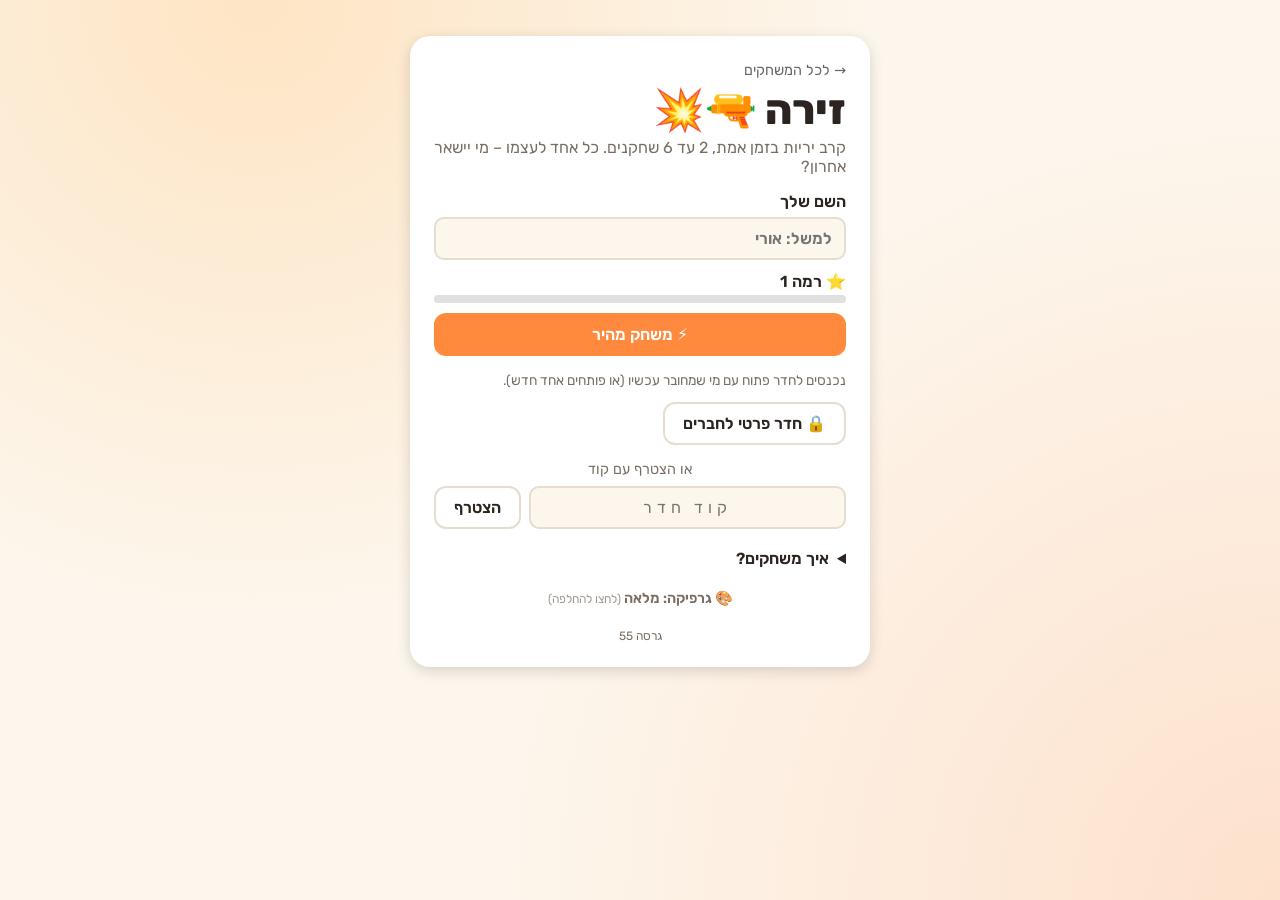
<file: game-night/arena.html>
<!doctype html>
<html lang="he" dir="rtl">
<head>
<meta charset="utf-8">
<meta name="viewport" content="width=device-width, initial-scale=1, maximum-scale=1, user-scalable=no, viewport-fit=cover">
<title>זירה – ערב משחקים</title>
<meta name="description" content="זירה – קרב יריות אונליין בזמן אמת עם חברים">
<link rel="icon" type="image/png" href="icons/favicon-64.png?v=49">
<link rel="manifest" href="manifest.webmanifest?v=49">
<link rel="apple-touch-icon" href="icons/apple-touch-icon.png?v=49">
<meta name="theme-color" content="#121826">
<meta name="apple-mobile-web-app-capable" content="yes">
<meta name="mobile-web-app-capable" content="yes">
<link rel="preconnect" href="https://fonts.googleapis.com">
<link href="https://fonts.googleapis.com/css2?family=Rubik:wght@400;600;800&display=swap" rel="stylesheet">
<link rel="stylesheet" href="style.css?v=55">
<link rel="stylesheet" href="arena.css?v=55">
<link rel="preconnect" href="https://arena.hathatul.workers.dev">
<script src="vendor/qrcode.js"></script>
</head>
<body class="arena">
<main id="app"></main>
<div id="game" hidden><canvas id="cv"></canvas><div id="hud"></div></div>
<div id="toast" role="status" aria-live="polite"></div>
<script type="module" src="arena.js?v=55"></script>
</body>
</html>
</file>
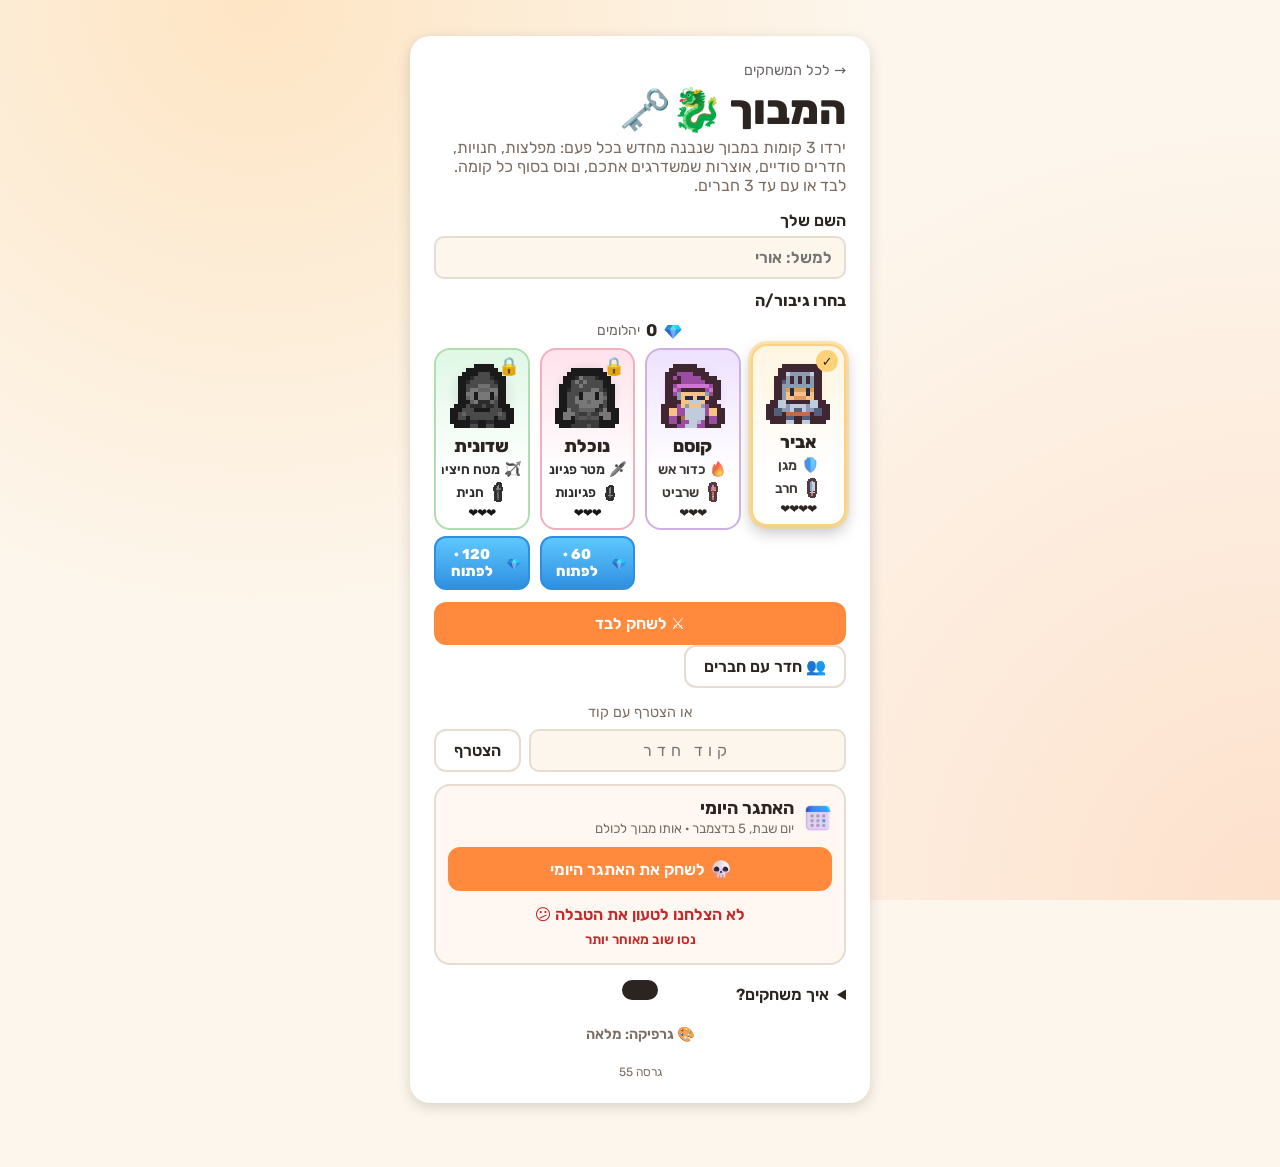
<file: game-night/dungeon.html>
<!doctype html>
<html lang="he" dir="rtl">
<head>
<meta charset="utf-8">
<meta name="viewport" content="width=device-width, initial-scale=1, maximum-scale=1, user-scalable=no, viewport-fit=cover">
<title>המבוך – ערב משחקים</title>
<meta name="description" content="המבוך – הרפתקה במבוך מוגרל, לבד או עם חברים">
<link rel="icon" type="image/png" href="icons/favicon-64.png?v=49">
<link rel="manifest" href="manifest.webmanifest?v=49">
<link rel="apple-touch-icon" href="icons/apple-touch-icon.png?v=49">
<meta name="theme-color" content="#121826">
<meta name="apple-mobile-web-app-capable" content="yes">
<meta name="mobile-web-app-capable" content="yes">
<link rel="preconnect" href="https://fonts.googleapis.com">
<link href="https://fonts.googleapis.com/css2?family=Rubik:wght@400;600;800&display=swap" rel="stylesheet">
<link rel="stylesheet" href="style.css?v=55">
<link rel="stylesheet" href="arena.css?v=55">
<link rel="stylesheet" href="dungeon.css?v=55">
<link rel="stylesheet" href="dungeon-menus.css?v=55">
<link rel="preconnect" href="https://arena.hathatul.workers.dev">
<script src="vendor/qrcode.js"></script>
</head>
<body class="arena dungeon">
<main id="app"></main>
<div id="game" hidden><canvas id="cv"></canvas><div id="hud"></div></div>
<div id="toast" role="status" aria-live="polite"></div>
<script type="module" src="dungeon.js?v=55"></script>
</body>
</html>
</file>
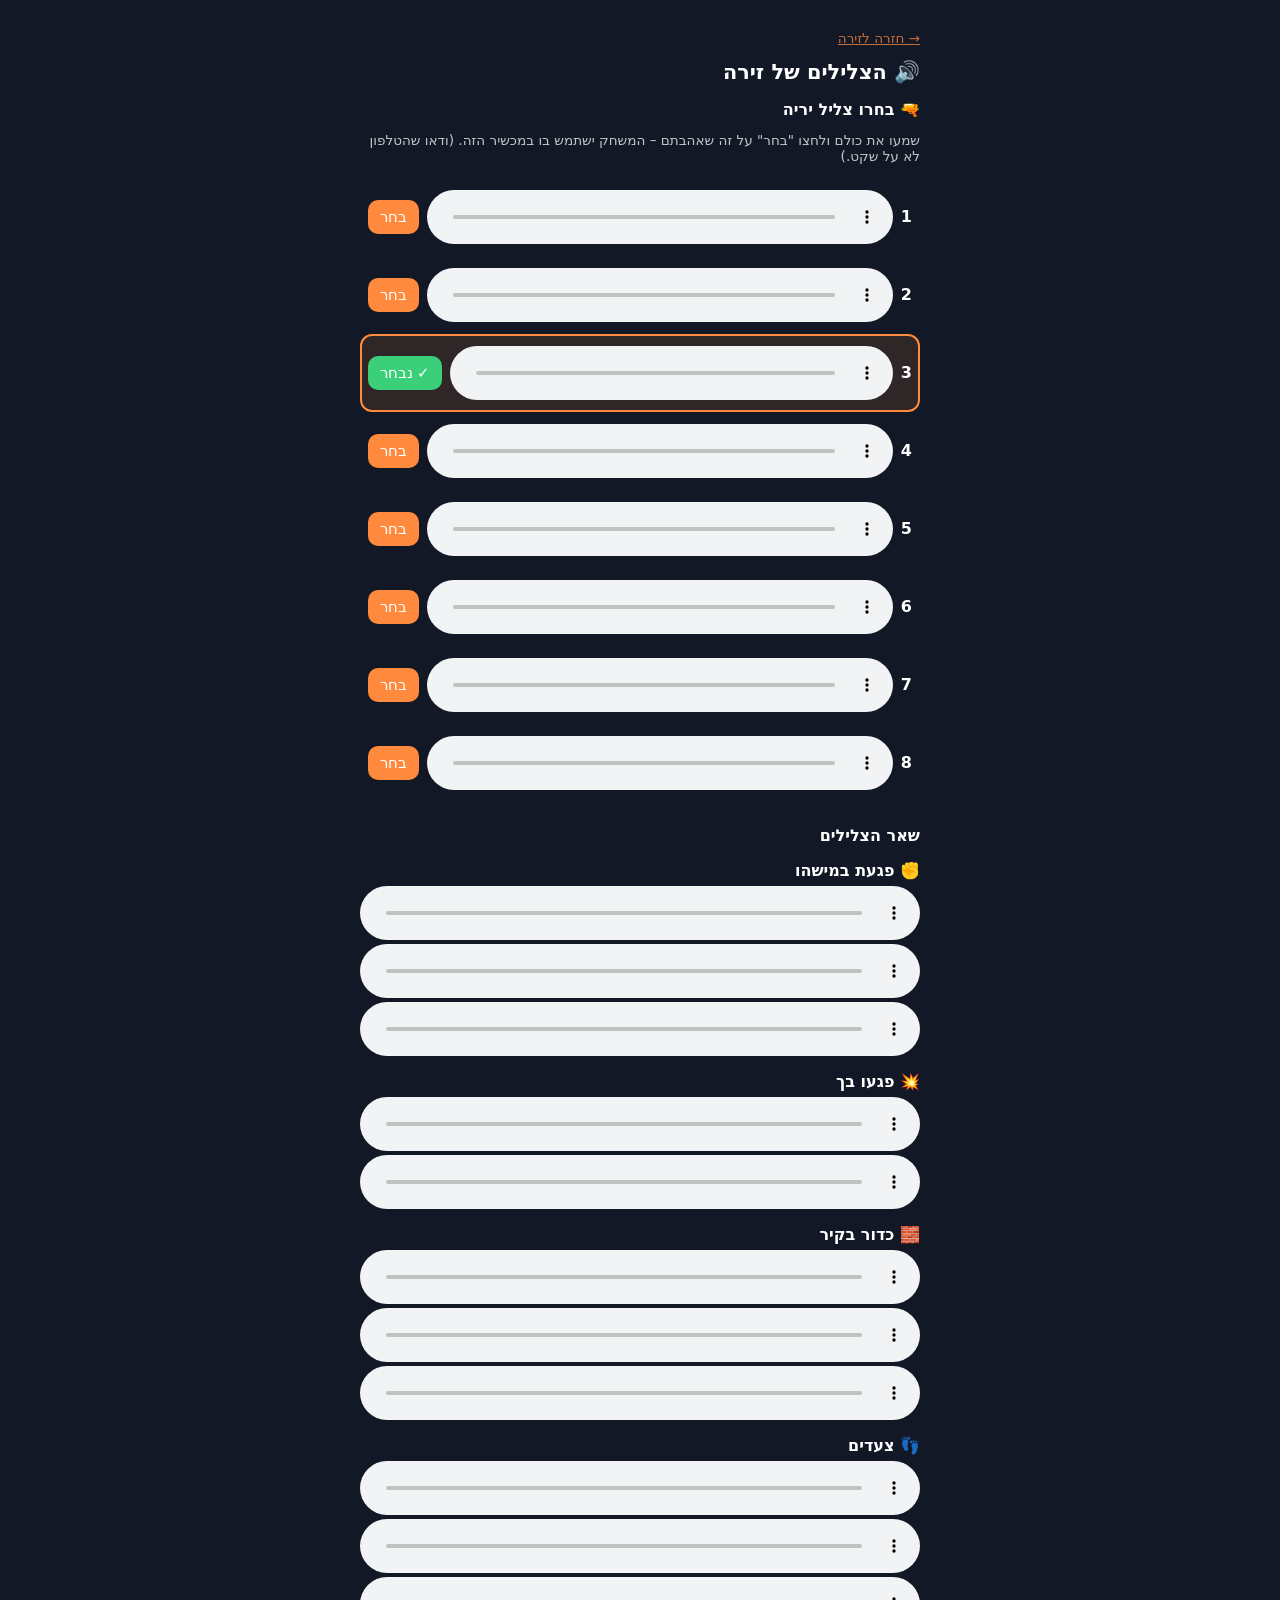
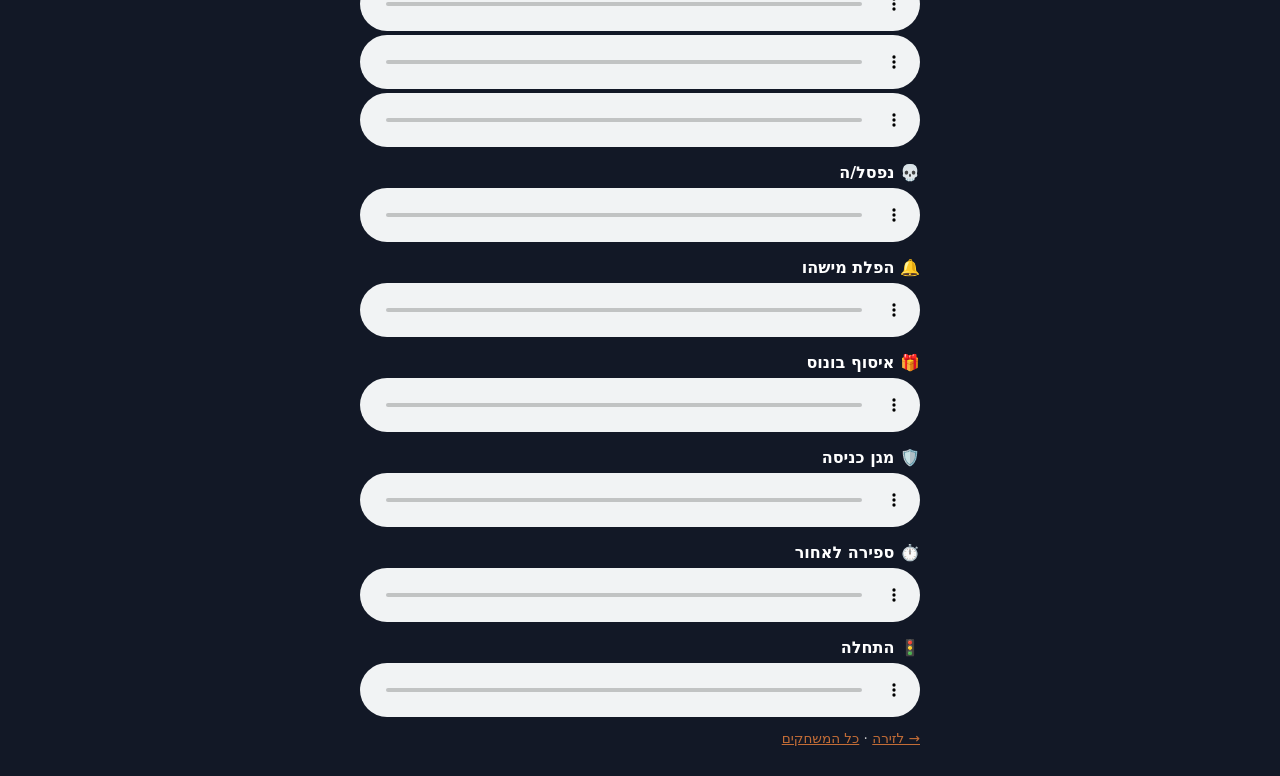
<file: game-night/sounds.html>
<!doctype html><html lang="he" dir="rtl"><head><meta charset="utf-8"><meta name="viewport" content="width=device-width,initial-scale=1"><title>צלילי זירה</title>
<style>body{font-family:system-ui,sans-serif;background:#121826;color:#fff;margin:0 auto;padding:16px;max-width:560px}h1{font-size:1.3rem}h2{font-size:1rem;margin:16px 0 6px}audio{display:block;width:100%;margin:4px 0}
p{opacity:.75;font-size:.85rem}a{color:#ff8a3d}.gun{display:flex;align-items:center;gap:8px;padding:6px;border-radius:12px;border:2px solid transparent}.gun audio{flex:1}
.gun.on{border-color:#ff8a3d;background:rgba(255,138,61,.12)}.gun button{background:#ff8a3d;color:#fff;border:0;border-radius:10px;padding:8px 12px;font-size:.95rem}.gun.on button{background:#3ccf7a}</style></head><body>
<p><a href="arena.html">→ חזרה לזירה</a></p><h1>🔊 הצלילים של זירה</h1>
<h2>🔫 בחרו צליל יריה</h2><p>שמעו את כולם ולחצו "בחר" על זה שאהבתם – המשחק ישתמש בו במכשיר הזה. (ודאו שהטלפון לא על שקט.)</p>
<div class="gun" data-n="1"><b>1</b><audio controls preload="none" src="sounds/candidates/gun1.mp3"></audio><button onclick="pick(1)">בחר</button></div><div class="gun" data-n="2"><b>2</b><audio controls preload="none" src="sounds/candidates/gun2.mp3"></audio><button onclick="pick(2)">בחר</button></div><div class="gun" data-n="3"><b>3</b><audio controls preload="none" src="sounds/candidates/gun3.mp3"></audio><button onclick="pick(3)">בחר</button></div><div class="gun" data-n="4"><b>4</b><audio controls preload="none" src="sounds/candidates/gun4.mp3"></audio><button onclick="pick(4)">בחר</button></div><div class="gun" data-n="5"><b>5</b><audio controls preload="none" src="sounds/candidates/gun5.mp3"></audio><button onclick="pick(5)">בחר</button></div><div class="gun" data-n="6"><b>6</b><audio controls preload="none" src="sounds/candidates/gun6.mp3"></audio><button onclick="pick(6)">בחר</button></div><div class="gun" data-n="7"><b>7</b><audio controls preload="none" src="sounds/candidates/gun7.mp3"></audio><button onclick="pick(7)">בחר</button></div><div class="gun" data-n="8"><b>8</b><audio controls preload="none" src="sounds/candidates/gun8.mp3"></audio><button onclick="pick(8)">בחר</button></div>
<h2 style="margin-top:24px">שאר הצלילים</h2><section><h2>✊ פגעת במישהו</h2><audio controls preload="none" src="sounds/hit1.mp3"></audio><audio controls preload="none" src="sounds/hit2.mp3"></audio><audio controls preload="none" src="sounds/hit3.mp3"></audio></section><section><h2>💥 פגעו בך</h2><audio controls preload="none" src="sounds/hurt1.mp3"></audio><audio controls preload="none" src="sounds/hurt2.mp3"></audio></section><section><h2>🧱 כדור בקיר</h2><audio controls preload="none" src="sounds/wall1.mp3"></audio><audio controls preload="none" src="sounds/wall2.mp3"></audio><audio controls preload="none" src="sounds/wall3.mp3"></audio></section><section><h2>👣 צעדים</h2><audio controls preload="none" src="sounds/step1.mp3"></audio><audio controls preload="none" src="sounds/step2.mp3"></audio><audio controls preload="none" src="sounds/step3.mp3"></audio><audio controls preload="none" src="sounds/step4.mp3"></audio><audio controls preload="none" src="sounds/step5.mp3"></audio></section><section><h2>💀 נפסל/ה</h2><audio controls preload="none" src="sounds/die.mp3"></audio></section><section><h2>🔔 הפלת מישהו</h2><audio controls preload="none" src="sounds/kill.mp3"></audio></section><section><h2>🎁 איסוף בונוס</h2><audio controls preload="none" src="sounds/pickup.mp3"></audio></section><section><h2>🛡️ מגן כניסה</h2><audio controls preload="none" src="sounds/block.mp3"></audio></section><section><h2>⏱️ ספירה לאחור</h2><audio controls preload="none" src="sounds/count.mp3"></audio></section><section><h2>🚦 התחלה</h2><audio controls preload="none" src="sounds/go.mp3"></audio></section>
<p><a href="arena.html">→ לזירה</a> · <a href="./">כל המשחקים</a></p>
<script>
function cur(){try{return Number(localStorage.getItem('arena-gun'))||3}catch(e){return 3}}
function mark(){document.querySelectorAll('.gun').forEach(g=>{const on=Number(g.dataset.n)===cur();g.classList.toggle('on',on);g.querySelector('button').textContent=on?'✓ נבחר':'בחר'})}
function pick(n){try{localStorage.setItem('arena-gun',n)}catch(e){}mark()}
mark();
</script></body></html>
</file>
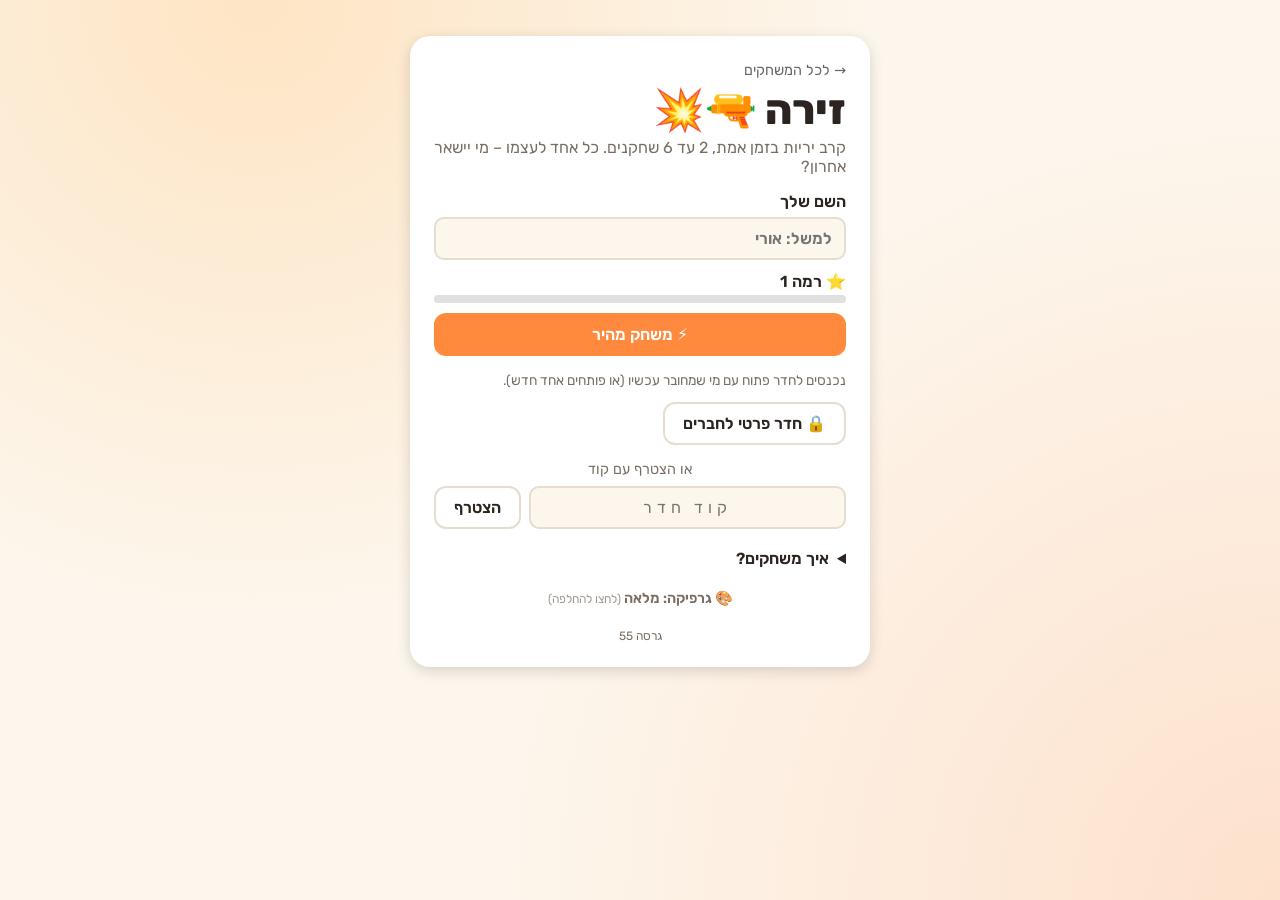
<file: hathatul/arena.html>
<!doctype html>
<html lang="he" dir="rtl"><head><meta charset="utf-8"><meta name="viewport" content="width=device-width,initial-scale=1">
<title>ערב משחקים</title>
<!-- The games moved to /game-night/. Keep the room code and other parameters. -->
<script>location.replace('../game-night/arena.html' + location.search + location.hash);</script>
<meta http-equiv="refresh" content="0; url=../game-night/arena.html">
</head><body style="font-family:system-ui;text-align:center;padding:40px">
<p>המשחקים עברו לכתובת חדשה: <a href="../game-night/arena.html">ערב משחקים</a></p>
</body></html>
</file>
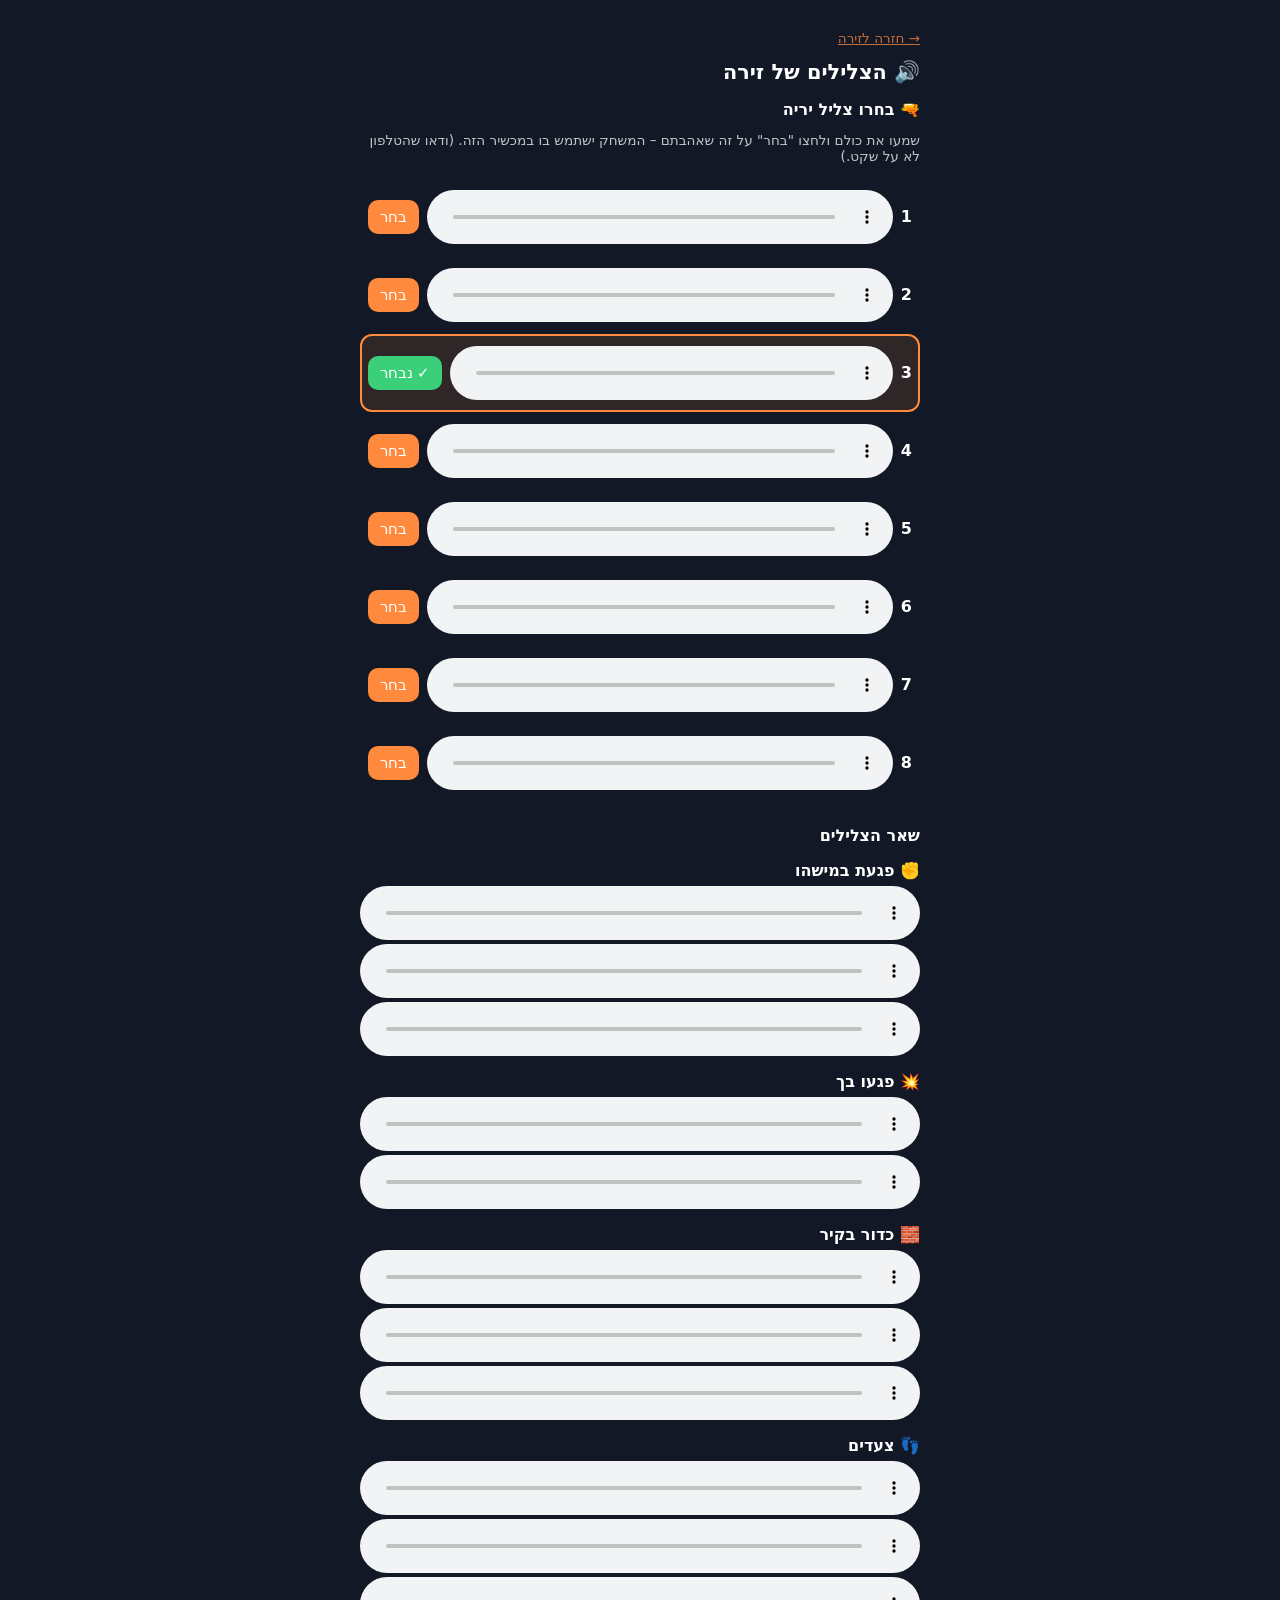
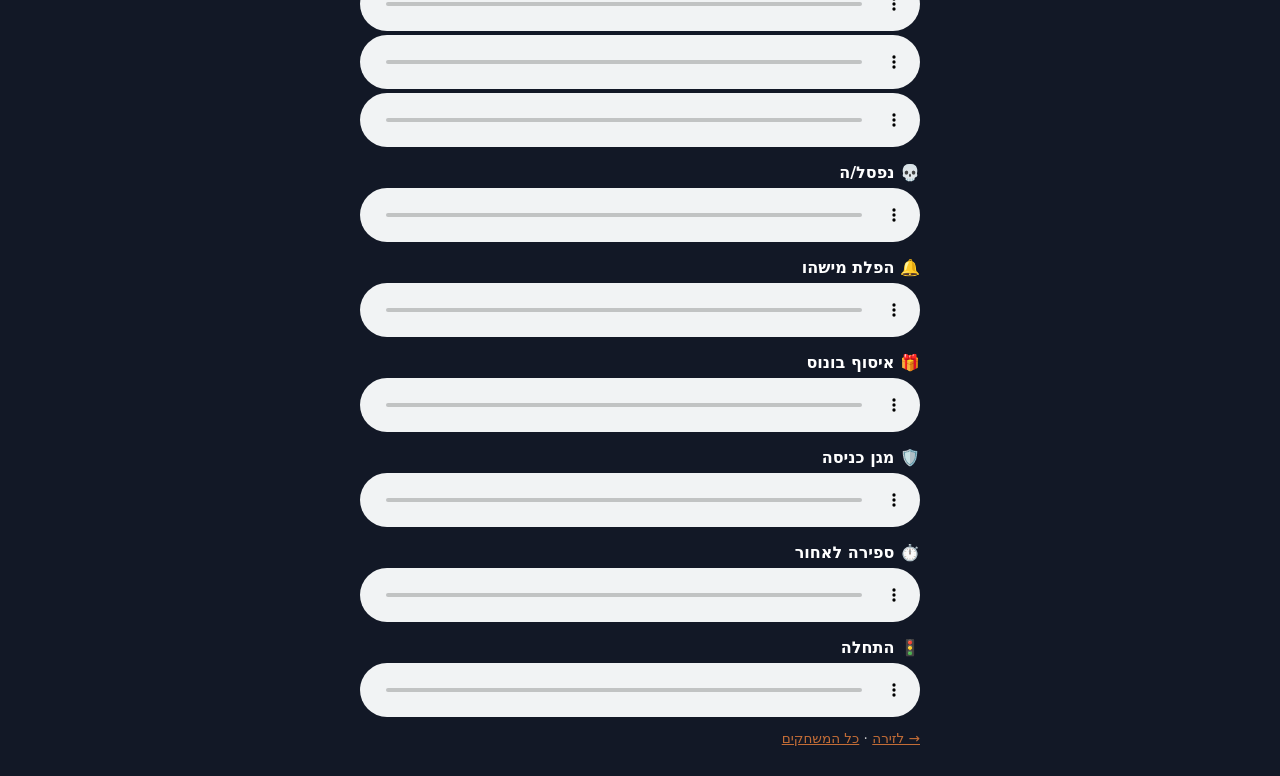
<file: hathatul/sounds.html>
<!doctype html>
<html lang="he" dir="rtl"><head><meta charset="utf-8"><meta name="viewport" content="width=device-width,initial-scale=1">
<title>ערב משחקים</title>
<!-- The games moved to /game-night/. Keep the room code and other parameters. -->
<script>location.replace('../game-night/sounds.html' + location.search + location.hash);</script>
<meta http-equiv="refresh" content="0; url=../game-night/sounds.html">
</head><body style="font-family:system-ui;text-align:center;padding:40px">
<p>המשחקים עברו לכתובת חדשה: <a href="../game-night/sounds.html">ערב משחקים</a></p>
</body></html>
</file>
<file: game-night/style.css>
:root {
  --bg: #fdf6ec;
  --felt: #2f6f5e;
  --felt-dark: #245848;
  --panel: #ffffff;
  --ink: #2b2420;
  --muted: #7a6d63;
  --accent: #ff8a3d;
  --accent-ink: #ffffff;
  --cat: #fff1dc;
  --cat-ink: #b5651d;
  --mouse: #e9edf5;
  --mouse-ink: #4a5a7a;
  --power: #f3e8ff;
  --power-ink: #7b3fc4;
  --back: #c0504d;
  --back-2: #a63d3a;
  --line: #e6dccf;
  --hl: #ffd23f;
  --err: #c62828;
  --shadow: 0 4px 14px rgba(0, 0, 0, .15);
}
@media (prefers-color-scheme: dark) {
  :root:not([data-theme="light"]) {
    --bg: #1c1917;
    --felt: #1f4a3f;
    --felt-dark: #183a31;
    --panel: #2a2522;
    --ink: #f3ece4;
    --muted: #b3a79c;
    --line: #443b35;
    --cat: #4a3622;
    --cat-ink: #ffc58a;
    --mouse: #2e3546;
    --mouse-ink: #b9c6e4;
    --power: #3a2b4f;
    --power-ink: #d6b4ff;
    --err: #ff7a7a;
    --shadow: 0 4px 14px rgba(0, 0, 0, .5);
  }
}

* { box-sizing: border-box; }
html, body { margin: 0; }
body {
  background: var(--bg);
  color: var(--ink);
  font-family: 'Rubik', system-ui, sans-serif;
  min-height: 100vh;
}
#app { max-width: 900px; margin: 0 auto; padding: 12px 16px 40px; }

button {
  font: inherit; font-weight: 600;
  border: 2px solid var(--line); background: var(--panel); color: var(--ink);
  padding: 10px 18px; border-radius: 12px; cursor: pointer;
}
button:hover:not(:disabled) { border-color: var(--accent); }
button:disabled { opacity: .5; cursor: default; }
button.primary { background: var(--accent); border-color: var(--accent); color: var(--accent-ink); }
button.ghost { background: transparent; border-color: transparent; color: var(--muted); padding: 6px 10px; }
button.call { background: var(--err); border-color: var(--err); color: #fff; font-size: 1.1rem; animation: pulse 1.4s infinite; }
input {
  font: inherit; width: 100%; padding: 10px 12px; border-radius: 10px;
  border: 2px solid var(--line); background: var(--bg); color: var(--ink);
}
input:focus { outline: none; border-color: var(--accent); }

.panel { background: var(--panel); border-radius: 20px; padding: 24px; box-shadow: var(--shadow); max-width: 460px; margin: 24px auto; }
.panel.center { text-align: center; }
.panel h1 { margin: 0 0 4px; font-size: 2.6rem; font-weight: 800; }
.panel h2 { margin: 0 0 8px; }
.panel h3 { margin: 18px 0 6px; font-size: 1rem; }
.sub { color: var(--muted); margin: 4px 0 12px; }
.hint { color: var(--muted); font-size: .85rem; margin-top: 16px; }
.err { color: var(--err); font-weight: 600; }
.home label { display: block; margin: 16px 0 12px; font-weight: 600; }
.home label input { margin-top: 6px; }
.home > button.primary { width: 100%; }
.or { text-align: center; color: var(--muted); margin: 16px 0 8px; font-size: .9rem; }
.row { display: flex; gap: 8px; }
.row input { flex: 1; min-width: 0; }
#code { text-transform: uppercase; letter-spacing: .3em; text-align: center; }
.rules { margin-top: 20px; color: var(--ink); }
.rules summary { cursor: pointer; font-weight: 600; }
.rules li { margin: 6px 0; line-height: 1.5; }
.code { background: var(--accent); color: var(--accent-ink); padding: 2px 10px; border-radius: 8px; letter-spacing: .15em; }
.plist { list-style: none; padding: 0; margin: 0 0 16px; }
.plist li { padding: 8px 12px; border-bottom: 1px solid var(--line); }
.lobby button.primary { width: 100%; }
.spinner { width: 40px; height: 40px; border: 4px solid var(--line); border-top-color: var(--accent); border-radius: 50%; margin: 10px auto; animation: spin 1s linear infinite; }

/* ---- cards ---- */
.card {
  --w: 78px;
  width: var(--w); height: calc(var(--w) * 1.4);
  border-radius: calc(var(--w) * .12);
  display: flex; flex-direction: column; align-items: center; justify-content: center;
  position: relative; box-shadow: var(--shadow); user-select: none;
  border: 2px solid rgba(0, 0, 0, .08);
  transition: transform .15s, box-shadow .15s;
  flex-shrink: 0;
}
.card.sm { --w: 44px; }
.card.xs { --w: 32px; }
.card b { font-size: calc(var(--w) * .42); line-height: 1; font-weight: 800; }
.card span { font-size: calc(var(--w) * .3); }
.card small { font-size: calc(var(--w) * .15); font-weight: 600; margin-top: 4px; }
.card .corner { position: absolute; top: 4px; right: 6px; font-style: normal; font-size: calc(var(--w) * .16); font-weight: 700; opacity: .7; }
.card.sm .corner, .card.xs .corner { display: none; }
.card.xs span, .card.xs small { display: none; }
.card.num.cat { background: var(--cat); color: var(--cat-ink); }
.card.num.mouse { background: var(--mouse); color: var(--mouse-ink); }
.card.power { background: var(--power); color: var(--power-ink); }
.card.back {
  background: repeating-linear-gradient(45deg, var(--back), var(--back) 6px, var(--back-2) 6px, var(--back-2) 12px);
  border: 3px solid #fff;
}
.card.back span { filter: grayscale(1) brightness(3); opacity: .8; }
.card.empty { background: transparent; border: 2px dashed rgba(255, 255, 255, .4); box-shadow: none; }
.card.clickable { cursor: pointer; }
.card.clickable:hover, .card.clickable:focus-visible { transform: translateY(-6px); outline: 3px solid var(--hl); outline-offset: 2px; }
.card.glow { outline: 3px solid var(--hl); outline-offset: 2px; animation: bob 1.6s ease-in-out infinite; }
.card.hl { box-shadow: 0 0 0 4px var(--hl), var(--shadow); }
.card.sel { transform: translateY(-10px); outline: 4px solid var(--accent); outline-offset: 2px; }
.card.revealed { animation: flip .35s ease-out; box-shadow: 0 0 0 4px var(--hl), var(--shadow); }

/* ---- game layout ---- */
.top { display: flex; justify-content: space-between; align-items: center; color: var(--muted); font-size: .9rem; margin-bottom: 10px; }
.top b { color: var(--ink); }
.opps { display: flex; flex-wrap: wrap; gap: 10px; justify-content: center; }
.opp { background: var(--panel); border-radius: 14px; padding: 8px 10px; box-shadow: var(--shadow); border: 2px solid transparent; text-align: center; }
.opp.active, .me.active { border-color: var(--accent); }
.oname { font-weight: 600; margin-bottom: 6px; font-size: .95rem; }
.pts { color: var(--muted); font-weight: 400; font-size: .8rem; margin-inline-start: 4px; }
.off { color: var(--err); }
.ohand { display: flex; gap: 4px; justify-content: center; }
.tag { font-size: .75rem; color: var(--muted); margin-top: 4px; }

.table {
  background: radial-gradient(circle at 50% 40%, var(--felt), var(--felt-dark));
  border-radius: 24px; margin: 14px 0; padding: 18px 12px;
  display: flex; justify-content: center; align-items: flex-start; gap: 22px; flex-wrap: wrap;
  min-height: 170px;
}
.pile { display: flex; flex-direction: column; align-items: center; gap: 6px; }
.plabel { color: #e8f3ee; font-size: .8rem; }
.pile.drawn .btns { display: flex; gap: 6px; }
.pile.drawn .btns button { padding: 6px 12px; font-size: .9rem; }

.status { text-align: center; font-weight: 600; padding: 10px; border-radius: 12px; min-height: 44px; }
.status.mine { background: var(--accent); color: var(--accent-ink); }
.controls { display: flex; justify-content: center; gap: 10px; margin: 10px 0; min-height: 4px; flex-wrap: wrap; }

.me { background: var(--panel); border-radius: 18px; padding: 12px; box-shadow: var(--shadow); border: 2px solid transparent; text-align: center; }
.hand { display: flex; gap: 12px; justify-content: center; }
.slot { display: flex; flex-direction: column; align-items: center; gap: 4px; }
.slot > span { color: var(--muted); font-size: .75rem; }

.log { margin-top: 12px; background: var(--panel); border-radius: 14px; padding: 10px 14px; font-size: .85rem; max-height: 220px; overflow: auto; }
.log div { padding: 3px 0; border-bottom: 1px solid var(--line); }

.overlay { position: fixed; inset: 0; background: rgba(0, 0, 0, .55); display: flex; align-items: center; justify-content: center; padding: 16px; z-index: 10; }
.overlay .panel { margin: 0; width: 100%; max-height: 100%; overflow: auto; }
.results table { width: 100%; border-collapse: collapse; margin: 12px 0 16px; }
.results th, .results td { padding: 8px; border-bottom: 1px solid var(--line); text-align: start; }
.results tr.win { font-weight: 800; color: var(--accent); }
.results button { width: 100%; margin-top: 6px; }
.rhands { display: flex; flex-direction: column; gap: 6px; }
.rhand { display: flex; justify-content: space-between; align-items: center; gap: 8px; }
.rhand > div { display: flex; gap: 4px; }

#toast {
  position: fixed; bottom: 20px; left: 50%; transform: translate(-50%, 120px);
  background: var(--ink); color: var(--bg); padding: 10px 18px; border-radius: 12px;
  transition: transform .25s; z-index: 20; max-width: calc(100% - 32px);
}
#toast.show { transform: translate(-50%, 0); }

@keyframes spin { to { transform: rotate(360deg); } }
@keyframes bob { 50% { transform: translateY(-4px); } }
@keyframes pulse { 50% { transform: scale(1.05); } }
@keyframes flip { from { transform: rotateY(90deg); } }
@keyframes pop { from { transform: scale(.6); opacity: 0; } }

@media (max-width: 520px) {
  .card { --w: 62px; }
  .card.sm { --w: 34px; }
  .hand { gap: 8px; }
  .table { gap: 14px; padding: 14px 8px; }
  .panel { padding: 18px; }
}

/* ---- animation layer ---- */
#fx { position: fixed; inset: 0; pointer-events: none; z-index: 30; overflow: hidden; }
.fly-ghost { position: fixed; perspective: 900px; will-change: transform; }
.fly-ghost > .card { width: 100%; height: 100%; transform-style: preserve-3d; box-shadow: none; }
.burst { position: fixed; font-size: 48px; pointer-events: none; }
.confetti { position: fixed; top: 0; border-radius: 2px; }
button { transition: transform .1s, border-color .15s; }
button:active:not(:disabled) { transform: scale(.95); }
.opp { transition: border-color .3s, transform .3s; }
.opp.active { transform: translateY(-3px); animation: activeGlow 1.6s ease-in-out infinite; }
.me.active { animation: activeGlow 1.6s ease-in-out infinite; }
.lastcall {
  background: var(--err); color: #fff; font-weight: 800; text-align: center;
  border-radius: 12px; padding: 8px 12px; margin-bottom: 10px;
  animation: lastPulse 1.2s ease-in-out infinite;
}
.overlay { animation: fadeIn .35s ease-out both; }
.overlay .panel { animation: panelIn .45s cubic-bezier(.2,1.4,.4,1) both; }
.results tbody tr { animation: rowIn .4s ease-out both; animation-delay: calc(.3s + var(--i) * .12s); }
.trophy { display: inline-block; animation: trophy 1s cubic-bezier(.2,1.6,.4,1) .6s both; }
.rhand .card { animation: pop .3s ease-out both; }

/* ---- חתחתול announcement ---- */
.call-banner {
  position: fixed; inset: 0; z-index: 40; display: flex; align-items: center; justify-content: center;
  background: radial-gradient(circle, rgba(198, 40, 40, .55), rgba(0, 0, 0, .75));
  animation: fadeIn .25s ease-out both; pointer-events: none;
}
.call-banner.out { animation: fadeOut .45s ease-in both; }
.cb-inner { text-align: center; color: #fff; animation: shake .5s .55s ease-in-out 2; }
.cb-mega { font-size: 72px; animation: megaIn .5s cubic-bezier(.2,1.8,.4,1) both; }
.cb-title {
  font-size: clamp(56px, 18vw, 120px); font-weight: 800; line-height: 1;
  color: var(--hl); text-shadow: 0 6px 0 #a63d3a, 0 10px 30px rgba(0, 0, 0, .5);
  animation: titleIn .6s cubic-bezier(.2,1.7,.4,1) .1s both;
}
.cb-sub { font-size: 24px; font-weight: 800; margin-top: 14px; animation: rowIn .4s ease-out .45s both; }
.cb-note {
  display: inline-block; margin-top: 12px; background: #fff; color: var(--err); font-weight: 800;
  padding: 6px 16px; border-radius: 999px; animation: rowIn .4s ease-out .7s both;
}
.cb-paws i {
  position: absolute; left: 50%; top: 50%; font-style: normal; font-size: 30px;
  animation: pawOut 1.3s cubic-bezier(.1,.7,.3,1) var(--d) both;
}

@keyframes fadeIn { from { opacity: 0; } }
@keyframes fadeOut { to { opacity: 0; } }
@keyframes panelIn { from { transform: scale(.7) translateY(30px); opacity: 0; } }
@keyframes rowIn { from { transform: translateY(14px); opacity: 0; } }
@keyframes trophy { from { transform: scale(0) rotate(-40deg); } }
@keyframes activeGlow { 50% { box-shadow: 0 0 0 4px rgba(255, 138, 61, .35), var(--shadow); } }
@keyframes lastPulse { 50% { transform: scale(1.03); filter: brightness(1.15); } }
@keyframes megaIn { from { transform: scale(0) rotate(-30deg); } }
@keyframes titleIn { from { transform: scale(3) rotate(8deg); opacity: 0; } }
@keyframes shake { 20% { transform: translateX(-10px) rotate(-2deg); } 40% { transform: translateX(10px) rotate(2deg); } 60% { transform: translateX(-6px); } 80% { transform: translateX(6px); } }
@keyframes pawOut {
  from { transform: translate(-50%, -50%) scale(.2); opacity: 0; }
  30% { opacity: 1; }
  to { transform: translate(calc(-50% + var(--dx)), calc(-50% + var(--dy))) scale(1.3) rotate(var(--r)); opacity: 0; }
}

@media (prefers-reduced-motion: reduce) {
  *, *::before, *::after { animation: none !important; transition: none !important; }
}

/* ---- drag & drop ---- */
.card.draggable { cursor: grab; touch-action: none; }
.drag-clone { position: fixed; z-index: 35; pointer-events: none; will-change: transform; }
.drag-clone > .card { width: 100%; height: 100%; box-shadow: 0 18px 30px rgba(0, 0, 0, .35); }
body.dragging, body.dragging * { cursor: grabbing !important; user-select: none; }
body.dragging #app .card { transition: opacity .2s, transform .15s; }
body.dragging #app .card:not(.drop-ok):not(.drag-src) { opacity: .45; }
.card.drag-src { opacity: .2 !important; animation: none !important; outline: 2px dashed var(--muted); outline-offset: 2px; }
.card.drop-ok { outline: 3px dashed var(--hl); outline-offset: 3px; animation: dropPulse 1s ease-in-out infinite !important; }
.card.drop-hover { outline-style: solid; outline-width: 4px; transform: scale(1.14) !important; animation: none !important; box-shadow: 0 0 0 8px rgba(255, 210, 63, .45), var(--shadow); z-index: 2; }
.card.drop-ok[data-hint]::after {
  content: attr(data-hint); position: absolute; bottom: -24px; left: 50%; transform: translateX(-50%);
  background: var(--hl); color: #2b2420; font-size: 12px; font-weight: 800;
  padding: 1px 8px; border-radius: 999px; white-space: nowrap; z-index: 3; pointer-events: none;
}
.card.drop-hover[data-hint]::after { background: var(--accent); color: #fff; }
.drawslot-pile { visibility: hidden; }
.drawslot-pile.show { visibility: visible; animation: fadeIn .2s ease-out; }
.card.dropslot { background: rgba(255, 255, 255, .1); border: 2px dashed rgba(255, 255, 255, .7); box-shadow: none; }
@keyframes dropPulse { 50% { outline-offset: 6px; outline-color: var(--accent); } }
body.dragging #app .card.glow:not(.drop-ok) { outline: none; animation: none; }
.card.sm.drop-ok[data-hint]::after { font-size: 10px; padding: 0 5px; bottom: -19px; }

/* ---- phone held sideways: two columns, everything on one screen ---- */
@media (orientation: landscape) and (max-height: 520px) {
  #app.game {
    max-width: none; height: 100vh; height: 100dvh; padding: 6px 14px;
    display: grid; gap: 6px 14px;
    grid-template-columns: minmax(0, 1fr) minmax(0, 1fr);
    grid-template-rows: auto auto auto 1fr auto auto auto;
    grid-template-areas:
      "top top"
      "lastcall lastcall"
      "opps opps"
      "me table"
      "status table"
      "controls table"
      "emoji table";
  }
  #app.game > .top { grid-area: top; margin: 0; font-size: .8rem; }
  #app.game > .top .ghost { padding: 2px 8px; }
  #app.game > .lastcall { grid-area: lastcall; margin: 0; padding: 4px 10px; font-size: .85rem; }
  #app.game > .opps { grid-area: opps; flex-wrap: nowrap; overflow-x: auto; gap: 8px; padding: 2px 2px 4px; }
  #app.game > .table { grid-area: table; margin: 0; min-height: 0; padding: 10px; align-items: center; align-content: center; gap: 16px; }
  #app.game > .me { grid-area: me; padding: 6px 10px 22px; align-self: end; }
  #app.game > .status { grid-area: status; min-height: 0; padding: 6px 10px; font-size: .9rem; }
  #app.game > .controls { grid-area: controls; margin: 0; }
  #app.game > .controls button { padding: 6px 14px; }
  #app.game > .log {
    position: fixed; top: 34px; left: 10px; width: min(320px, 45vw); max-height: calc(100dvh - 44px);
    margin: 0; z-index: 15; box-shadow: var(--shadow);
  }
  #app.game > .opps { justify-content: safe center; }
  .opp { padding: 4px 8px; flex-shrink: 0; }
  .opps:has(> .opp:nth-child(4)) .card.sm { --w: 23px; }
  .opps:has(> .opp:nth-child(4)) .ohand { gap: 3px; }
  .opps:has(> .opp:nth-child(4)) .opp { padding: 4px 6px; }
  .opp .oname { margin-bottom: 3px; font-size: .8rem; }
  .opp .tag { margin-top: 2px; }
  .me .oname { margin-bottom: 4px; font-size: .85rem; }
  .card { --w: 56px; }
  .card.sm { --w: 28px; }
  .card.sm span { display: none; }
  .hand { gap: 10px; }
  .plabel { font-size: .72rem; }

  .overlay { padding: 8px; }
  .overlay .panel.results {
    max-width: 760px; padding: 14px 18px;
    display: grid; grid-template-columns: 1fr 1fr; gap: 0 20px; align-items: start;
  }
  .results h2 { grid-column: 1 / -1; margin-bottom: 6px; }
  .results table { margin: 0 0 8px; }
  .results th, .results td { padding: 4px 8px; }
  .results button, .results .sub { grid-column: 1 / -1; }

  .cb-mega { font-size: 44px; }
  .cb-title { font-size: min(16vw, 26vh, 110px); }
  .cb-sub { font-size: 20px; margin-top: 8px; }
}

/* ---- test room ---- */
select {
  font: inherit; padding: 10px 12px; border-radius: 10px;
  border: 2px solid var(--line); background: var(--bg); color: var(--ink);
}
.test-row button { flex: 1; }
.top { gap: 8px; }
.top > div:first-child { flex: 1; }
.card.draggable { -webkit-user-select: none; user-select: none; -webkit-touch-callout: none; }
.version { text-align: center; color: var(--muted); font-size: .75rem; margin: 14px 0 0; }

/* ---- touch: page never scrolls while a card is held ---- */
html.drag-lock, html.drag-lock body { overflow: hidden; touch-action: none; overscroll-behavior: none; }
#app.game { overscroll-behavior: none; }
#app.game .card { touch-action: none; }

button.pulse { animation: pulse 1.4s ease-in-out infinite; box-shadow: 0 0 0 0 rgba(255, 138, 61, .6); }

/* ---- confirm calling Hathatul ---- */
.confirm-call { text-align: center; max-width: 360px; }
.confirm-call .cc-icon { font-size: 52px; line-height: 1; }
.confirm-call h2 { margin: 6px 0 8px; }
.confirm-call p { color: var(--muted); margin: 0 0 16px; line-height: 1.5; }
.confirm-call button { width: 100%; margin-top: 8px; }
.confirm-call button.call { animation: none; }

/* ---- turn order ---- */
.seat {
  display: inline-flex; align-items: center; justify-content: center;
  min-width: 18px; height: 18px; border-radius: 999px; padding: 0 5px; margin-inline-end: 5px;
  background: var(--line); color: var(--ink); font-size: 11px; font-weight: 800; vertical-align: 1px;
}
.opp.active .seat, .me.active .seat { background: var(--accent); color: var(--accent-ink); }
.order-line { font-size: .85rem; font-weight: 400; margin-top: 4px; opacity: .85; }
.icon-btn { font-size: 1.05rem; padding: 4px 6px !important; }

/* ---- emoji reactions ---- */
.emoji-bar { display: flex; justify-content: center; gap: 6px; margin-top: 10px; flex-wrap: wrap; }
.emoji-btn { font-size: 1.35rem; padding: 4px 8px; border-radius: 999px; line-height: 1.2; background: var(--panel); }
.emoji-fly { position: fixed; display: flex; flex-direction: column; align-items: center; pointer-events: none; z-index: 36; }
.emoji-fly b { font-size: 46px; line-height: 1; filter: drop-shadow(0 4px 6px rgba(0, 0, 0, .3)); }
.emoji-fly small {
  margin-top: 2px; background: var(--ink); color: var(--bg); font-size: 11px; font-weight: 700;
  padding: 1px 7px; border-radius: 999px; white-space: nowrap;
}
@media (orientation: landscape) and (max-height: 520px) {
  #app.game > .emoji-bar { grid-area: emoji; margin: 0; gap: 4px; }
  .emoji-btn { font-size: 1.05rem; padding: 2px 6px; }
}

/* ---- install as app ---- */
.install-btn { width: 100%; margin-top: 16px; border-color: var(--accent); color: var(--accent); }
.install-ios { margin-top: 16px; border: 2px dashed var(--line); border-radius: 12px; padding: 8px 12px; }
.install-ios summary { cursor: pointer; font-weight: 600; }
.install-ios li { margin: 6px 0; line-height: 1.5; }
@media (display-mode: standalone) { body { padding-top: env(safe-area-inset-top); } }

/* ---- reconnecting indicator ---- */
#net-issue {
  position: fixed; top: 10px; left: 50%; transform: translateX(-50%); z-index: 45;
  background: var(--ink); color: var(--bg); font-weight: 700; font-size: .85rem;
  padding: 6px 14px; border-radius: 999px; box-shadow: var(--shadow); animation: fadeIn .3s;
}

/* ---- game picker (home) ---- */
.game-pick { display: grid; grid-template-columns: 1fr 1fr; gap: 10px; margin: 14px 0 6px; }
.game-card {
  display: flex; flex-direction: column; align-items: center; gap: 4px; padding: 12px 8px;
  border-radius: 16px; border: 2px solid var(--line); background: var(--bg);
}
.game-card .gc-icon { font-size: 34px; line-height: 1; }
.game-card.on { border-color: var(--accent); background: var(--panel); box-shadow: 0 0 0 3px rgba(255, 138, 61, .25); }
.lobby-game { font-weight: 800; color: var(--accent); margin-bottom: 4px; }

/* ---- רביעיות ---- */
.pcard {
  --w: 46px;
  width: var(--w); height: calc(var(--w) * 1.4); flex-shrink: 0;
  border-radius: calc(var(--w) * .14); background: #fff; color: #1d1d1f;
  border: 1px solid rgba(0, 0, 0, .15); box-shadow: 0 2px 5px rgba(0, 0, 0, .18);
  position: relative; display: flex; align-items: center; justify-content: center; user-select: none;
}
.pcard.red { color: #d0021b; }
.pcard i { position: absolute; top: 3px; right: 4px; font-style: normal; font-weight: 800; font-size: calc(var(--w) * .26); line-height: .95; text-align: center; }
.pcard b { font-size: calc(var(--w) * .48); line-height: 1; margin-top: calc(var(--w) * .25); }
.pcard.back { background: repeating-linear-gradient(45deg, #2f5aa8, #2f5aa8 5px, #24488a 5px, #24488a 10px); border: 2px solid #fff; }
.pcard.back span { display: none; }
.pcard.mini { --w: 22px; box-shadow: none; }
.pcard.mini i { font-size: 7px; top: 1px; right: 2px; }
.pcard.mini b { font-size: 10px; margin-top: 4px; }
.qopp { min-width: 104px; cursor: default; transition: transform .15s, border-color .2s, opacity .2s; }
.qopp.clickable { cursor: pointer; }
.qopp.clickable:hover { transform: translateY(-3px); }
.qopp.out { opacity: .5; }
.qfan { display: flex; justify-content: center; min-height: 31px; }
.qfan .pcard + .pcard { margin-inline-start: -12px; }
.qmeta { font-size: .78rem; color: var(--muted); margin-top: 4px; }
.qchips { display: flex; flex-wrap: wrap; gap: 3px; justify-content: center; margin-top: 4px; min-height: 4px; }
.qchip { background: var(--accent); color: var(--accent-ink); font-weight: 800; font-size: 11px; border-radius: 6px; padding: 1px 5px; }
.qchips.mine { margin: 0 0 8px; }
.qout { color: var(--muted); font-size: .85rem; }
.qtable { flex-direction: column; align-items: center; gap: 8px; min-height: 140px; justify-content: center; color: #e8f3ee; text-align: center; }
.qask .qq-line { font-size: .95rem; }
.qask .qq-big { font-size: 1.5rem; font-weight: 800; margin: 4px 0; color: #fff; }
.qq-ans { display: inline-block; font-weight: 800; padding: 3px 12px; border-radius: 999px; margin-top: 2px; }
.qq-ans.yes { background: #e8fbe9; color: #1b7a2a; }
.qq-ans.no { background: #fde8e8; color: #b42318; }
.qprogress { font-size: .8rem; opacity: .85; }
.qhand { display: flex; flex-wrap: wrap; justify-content: center; gap: 10px 8px; }
.qgroup {
  display: flex; flex-direction: column; align-items: center; gap: 3px; padding: 4px; border-radius: 12px;
  border: 2px solid transparent; transition: transform .15s, border-color .15s; touch-action: none;
}
.qgroup.clickable { cursor: pointer; }
.qgroup.clickable:hover { transform: translateY(-4px); }
.qgroup.sel { border-color: var(--accent); background: rgba(255, 138, 61, .12); transform: translateY(-8px); }
.qstack { display: flex; }
.qstack .pcard + .pcard { margin-inline-start: -26px; }
.qcount { font-size: 11px; color: var(--muted); font-weight: 700; }
.qbubble {
  position: fixed; z-index: 37; pointer-events: none; white-space: nowrap; max-width: 90vw; overflow: hidden; text-overflow: ellipsis;
  background: #fff; color: #1d1d1f; font-weight: 800; font-size: 14px; padding: 6px 12px; border-radius: 14px;
  box-shadow: 0 6px 16px rgba(0, 0, 0, .25);
}
.qbubble::after { content: ''; position: absolute; bottom: -6px; left: 50%; margin-left: -6px; border: 6px solid transparent; border-bottom: 0; border-top-color: #fff; }
.qbubble.no { background: #fde8e8; color: #b42318; }
.qbubble.no::after { border-top-color: #fde8e8; }
.qbubble.yes { background: #fff4cc; color: #8a5a00; }
.qbubble.yes::after { border-top-color: #fff4cc; }
.qopp.drop-ok, .me.drop-ok { outline: 3px dashed var(--hl); outline-offset: 3px; }
.qopp.drop-hover { outline-style: solid; transform: scale(1.06); }
.qopp.drop-ok[data-hint] { position: relative; }
.qopp.drop-ok[data-hint]::after {
  content: attr(data-hint); position: absolute; bottom: -12px; left: 50%; transform: translateX(-50%);
  background: var(--hl); color: #2b2420; font-size: 11px; font-weight: 800; padding: 1px 8px; border-radius: 999px; white-space: nowrap;
}
.qgroup.draggable { cursor: grab; }
body.dragging #app .qgroup:not(.drag-src) { opacity: .5; }
.qgroup.drag-src { opacity: .25; }
.results td:last-child { font-size: .85rem; color: var(--muted); }
@media (max-width: 520px) {
  .pcard { --w: 42px; }
  .qstack .pcard + .pcard { margin-inline-start: -24px; }
}
@media (orientation: landscape) and (max-height: 520px) {
  .qtable { min-height: 0; }
  .qask .qq-big { font-size: 1.15rem; }
  .pcard { --w: 38px; }
  .qstack .pcard + .pcard { margin-inline-start: -22px; }
  .qopp { min-width: 90px; }
}
.qopp.askable { outline: 3px dashed var(--accent); outline-offset: 3px; animation: dropPulse 1s ease-in-out infinite; }

/* ---- צוללות (3D sea battle) ---- */
.game-pick { grid-template-columns: repeat(3, 1fr); }
body.bs-on { background: #0b1a2b; overscroll-behavior: none; }
#bs-stage { position: fixed; inset: 0; z-index: 0; touch-action: none; }
#bs-stage canvas { display: block; width: 100%; height: 100%; touch-action: none; }
body:not(.bs-on) #bs-stage { display: none; }
#app.game.bs, #app.bs {
  position: relative; z-index: 1; max-width: none; padding: 0; margin: 0;
  display: block; height: auto; pointer-events: none;
}
.bs-hud {
  position: fixed; inset: 0; display: flex; flex-direction: column; align-items: center; gap: 6px;
  padding: calc(env(safe-area-inset-top) + 8px) 12px calc(env(safe-area-inset-bottom) + 10px);
  pointer-events: none; color: #fff;
}
.bs-hud > *, .bs-hud button { pointer-events: auto; }
.bs-glass, .bs-top, .bs-status, .bs-fleets, .bs-versus, .bs-hint {
  background: rgba(8, 20, 36, .55); backdrop-filter: blur(10px); -webkit-backdrop-filter: blur(10px);
  border: 1px solid rgba(255, 255, 255, .12); border-radius: 14px;
}
.bs-top { width: 100%; max-width: 760px; color: #dbe7f3; padding: 4px 10px; margin: 0; }
.bs-top b { color: #fff; }
.bs-top .ghost { color: #dbe7f3; }
.bs-versus { display: flex; align-items: center; gap: 8px; padding: 4px 8px; font-weight: 700; font-size: .9rem; }
.bs-player { padding: 3px 10px; border-radius: 999px; border: 2px solid transparent; transition: all .3s; }
.bs-player small { opacity: .8; font-weight: 400; }
.bs-player.bs-me.turn { border-color: #7fe9ff; box-shadow: 0 0 14px rgba(127, 233, 255, .6); }
.bs-player.bs-enemy.turn { border-color: #ff9e7a; box-shadow: 0 0 14px rgba(255, 158, 122, .6); }
.bs-vs { opacity: .6; font-size: .8rem; }
.bs-status { padding: 6px 14px; font-weight: 700; text-align: center; max-width: 92vw; }
.bs-status.mine { background: rgba(255, 138, 61, .85); border-color: rgba(255, 255, 255, .35); }
.bs-fleets { display: flex; flex-direction: column; gap: 3px; padding: 4px 8px; font-size: .78rem; }
.bs-fleet { display: flex; align-items: center; gap: 4px; flex-wrap: wrap; }
.bs-fl-label { width: 38px; opacity: .75; }
.bs-fleet.enemy .bs-fl-label { color: #ffc2ab; }
.bs-fleet.mine .bs-fl-label { color: #a8f1ff; }
.bs-ship { display: inline-flex; align-items: center; gap: 2px; padding: 0 4px; border-radius: 6px; background: rgba(255, 255, 255, .08); }
.bs-ship i { font-style: normal; letter-spacing: -2px; font-size: .62rem; opacity: .85; }
.bs-ship.sunk { opacity: .35; text-decoration: line-through; filter: grayscale(1); }
.bs-bottom { margin-top: auto; display: flex; flex-direction: column; align-items: center; gap: 8px; width: 100%; max-width: 560px; }
.bs-hint { padding: 6px 12px; font-size: .85rem; text-align: center; }
.bs-btns { display: flex; gap: 8px; flex-wrap: wrap; justify-content: center; }
.bs-btns button { background: rgba(255, 255, 255, .92); color: #13283d; border-color: transparent; }
.bs-btns button.primary { background: #1fb36b; color: #fff; }
.bs-btns button:disabled { opacity: .45; }
.bs-btns button.fire {
  background: linear-gradient(180deg, #ff5b3a, #d4231a); color: #fff; font-size: 1.15rem; padding: 12px 26px;
  box-shadow: 0 6px 20px rgba(212, 35, 26, .55); animation: pulse 1s ease-in-out infinite;
}
.bs-row { display: flex; align-items: center; gap: 8px; flex-wrap: wrap; justify-content: center; }
.bs-view { background: rgba(8, 20, 36, .7); color: #fff; border-color: rgba(255, 255, 255, .25); font-size: .85rem; padding: 6px 12px; }
.bs-hud .emoji-bar { margin: 0; }
.bs-hud .emoji-btn { background: rgba(8, 20, 36, .55); border-color: rgba(255, 255, 255, .2); font-size: 1.05rem; padding: 2px 7px; }
.bs-nogl { background: rgba(160, 20, 20, .85); padding: 10px 14px; border-radius: 12px; max-width: 90vw; text-align: center; }
.bs-banner {
  position: fixed; left: 50%; top: 38%; transform: translate(-50%, -50%); z-index: 40; pointer-events: none;
  font-size: clamp(24px, 7.5vw, 46px); font-weight: 800; color: #fff; text-align: center; width: max-content; max-width: 92vw; line-height: 1.15;
  text-shadow: 0 4px 0 rgba(0, 0, 0, .35), 0 0 30px rgba(0, 0, 0, .5);
  animation: bsIn .45s cubic-bezier(.2, 1.6, .4, 1) both;
}
.bs-banner.big { font-size: clamp(28px, 9vw, 60px); color: #ffd36b; }
.bs-banner.hit { color: #ff6a4a; }
.bs-banner.miss { color: #bfe9ff; font-size: clamp(22px, 7vw, 38px); }
.bs-banner.out { animation: fadeOut .45s ease-in both; }
@keyframes bsIn { from { transform: translate(-50%, -50%) scale(2.2); opacity: 0; } }
.bs-results { text-align: center; }
.bs-res-icon { font-size: 56px; line-height: 1; }
@media (orientation: landscape) and (max-height: 520px) {
  /* phone held sideways: panels side by side so the sea gets the height */
  .bs-hud { gap: 4px; padding-top: calc(env(safe-area-inset-top) + 4px); }
  .bs-top { padding: 2px 10px; }
  .bs-versus { position: fixed; top: calc(env(safe-area-inset-top) + 44px); right: 12px; font-size: .8rem; }
  .bs-status { position: fixed; top: calc(env(safe-area-inset-top) + 44px); left: 50%; transform: translateX(-50%); font-size: .82rem; padding: 4px 12px; white-space: nowrap; }
  .bs-fleets { position: fixed; top: calc(env(safe-area-inset-top) + 44px); left: 12px; font-size: .7rem; }
  .bs-bottom { gap: 4px; }
  .bs-hint { display: none; }
}
#app.bs .overlay { pointer-events: auto; z-index: 20; }

/* ---- צוללות: view toggle & settings ---- */
.bs-top .bs-tv { font-size: .8rem; padding: 4px 8px; border: 1px solid rgba(255, 255, 255, .25); border-radius: 999px; }
.bs-settings { text-align: start; max-width: 380px; }
.bs-settings h2 { margin-bottom: 10px; }
.bs-opt {
  width: 100%; display: flex; align-items: center; justify-content: space-between; gap: 10px;
  text-align: start; margin-bottom: 8px; padding: 10px 12px; background: var(--bg);
}
.bs-opt-text { display: flex; flex-direction: column; gap: 2px; }
.bs-opt-text small { color: var(--muted); font-weight: 400; font-size: .78rem; }
.bs-switch { flex-shrink: 0; width: 42px; height: 24px; border-radius: 999px; background: var(--line); position: relative; transition: background .2s; }
.bs-switch::after { content: ''; position: absolute; top: 3px; right: 3px; width: 18px; height: 18px; border-radius: 50%; background: #fff; box-shadow: 0 1px 3px rgba(0, 0, 0, .3); transition: right .2s; }
.bs-opt.on .bs-switch { background: #1fb36b; }
.bs-opt.on .bs-switch::after { right: 21px; }
.bs-settings > .primary { width: 100%; margin-top: 6px; }
.bs-title { white-space: nowrap; }

/* ---- המתחזה ---- */
.game-pick { grid-template-columns: repeat(2, 1fr); }
.im-scores { display: flex; flex-wrap: wrap; gap: 6px; justify-content: center; margin-bottom: 8px; }
.im-score { background: var(--panel); border-radius: 999px; padding: 2px 10px; font-size: .82rem; box-shadow: var(--shadow); }
.im-score.me { outline: 2px solid var(--accent); }
.im-body { display: flex; flex-direction: column; align-items: center; gap: 12px; }
.im-panel { width: 100%; }
.im-setting { display: flex; justify-content: space-between; align-items: center; margin: 12px 0; font-weight: 600; }
.im-seg { display: flex; gap: 6px; }
.im-seg button { min-width: 46px; padding: 8px 12px; }
.im-seg button.on { background: var(--accent); color: var(--accent-ink); border-color: var(--accent); }
.im-big { width: 100%; max-width: 420px; font-size: 1.1rem; padding: 12px; }
.im-status { text-align: center; font-weight: 700; padding: 8px 14px; border-radius: 12px; background: var(--panel); box-shadow: var(--shadow); width: 100%; max-width: 460px; }
.im-status.mine { background: var(--accent); color: var(--accent-ink); }
/* the secret card flips over to show the word / the hint */
.im-card { width: 100%; max-width: 360px; height: 200px; perspective: 900px; cursor: pointer; user-select: none; }
.im-card-inner { position: relative; width: 100%; height: 100%; transition: transform .55s cubic-bezier(.3, 1.3, .5, 1); transform-style: preserve-3d; }
.im-card.open .im-card-inner { transform: rotateY(180deg); }
.im-face {
  position: absolute; inset: 0; backface-visibility: hidden; -webkit-backface-visibility: hidden; border-radius: 20px;
  display: flex; flex-direction: column; align-items: center; justify-content: center; gap: 6px; padding: 16px; text-align: center; box-shadow: var(--shadow);
}
.im-back { background: repeating-linear-gradient(45deg, #3b2d6b, #3b2d6b 10px, #33275e 10px, #33275e 20px); color: #fff; }
.im-back span { font-size: 46px; }
.im-back small { opacity: .75; }
.im-front { background: var(--panel); transform: rotateY(180deg); border: 3px solid var(--accent); }
.im-role { font-weight: 800; font-size: 1.1rem; }
.im-role.imp { color: #c62828; font-size: 1.35rem; }
.im-role.cit { color: var(--muted); }
.im-word { font-size: 2.1rem; font-weight: 800; line-height: 1.1; }
.im-hintlabel { color: var(--muted); font-size: .85rem; margin-top: 4px; }
.im-sub { color: var(--muted); font-size: .85rem; }
.im-chips { display: flex; flex-wrap: wrap; gap: 6px; justify-content: center; }
.im-chip { padding: 4px 10px; border-radius: 999px; background: var(--panel); box-shadow: var(--shadow); font-size: .85rem; }
.im-chip.done::before { content: '✓ '; color: #1fb36b; font-weight: 800; }
.im-chip.wait { opacity: .6; }
.im-chip.me { outline: 2px solid var(--accent); }
.im-board { width: 100%; max-width: 460px; background: var(--panel); border-radius: 16px; box-shadow: var(--shadow); padding: 6px 10px; }
.im-row { display: flex; align-items: center; gap: 8px; padding: 7px 4px; border-bottom: 1px solid var(--line); transition: background .2s; }
.im-row:last-child { border-bottom: 0; }
.im-row.now { background: rgba(255, 138, 61, .14); border-radius: 10px; }
.im-name { font-weight: 700; min-width: 76px; }
.im-clues { display: flex; gap: 6px; flex-wrap: wrap; }
.im-clue { background: var(--bg); border: 1px solid var(--line); border-radius: 999px; padding: 2px 10px; font-weight: 600; }
.im-clue.empty { opacity: .45; }
.im-clue.skip { opacity: .6; }
.im-input { display: flex; gap: 8px; width: 100%; max-width: 460px; }
.im-input input { flex: 1; font-size: 1.1rem; }
.im-spoken, .im-skip { font-size: .85rem; }
.im-vote { display: grid; grid-template-columns: repeat(2, 1fr); gap: 8px; width: 100%; max-width: 460px; }
.im-cand { padding: 14px 8px; font-size: 1.05rem; }
.im-cand.on { background: #c62828; border-color: #c62828; color: #fff; }
.im-hintbox { background: var(--panel); padding: 8px 14px; border-radius: 12px; }
.im-options { display: grid; grid-template-columns: repeat(2, 1fr); gap: 8px; width: 100%; max-width: 460px; }
.im-options button { padding: 14px 8px; font-size: 1.05rem; }
.im-result { width: 100%; text-align: center; }
.im-res-title { font-size: 1.6rem; font-weight: 800; animation: panelIn .5s cubic-bezier(.2, 1.4, .4, 1) both; }
.im-reveal-word { font-size: 1.1rem; margin: 10px 0; }
.im-reveal-word b { font-size: 1.5rem; color: var(--accent); }
.im-reveal-imp { display: flex; flex-wrap: wrap; justify-content: center; gap: 8px; background: rgba(198, 40, 40, .08); border-radius: 12px; padding: 6px 10px; margin: 6px 0; }
.im-reveal-imp span { color: var(--muted); }
.im-votes { width: 100%; border-collapse: collapse; margin: 12px 0; text-align: start; }
.im-votes th, .im-votes td { padding: 5px 6px; border-bottom: 1px solid var(--line); text-align: start; }
.im-votes td.plus { color: #1b7a2a; font-weight: 800; }
.im-next { display: flex; flex-direction: column; align-items: center; gap: 6px; }
a.game-card { text-decoration: none; color: inherit; }
a.game-card small { display: block; font-size: .7rem; opacity: .7; font-weight: 400; }

.brand { font-weight: 800; color: var(--accent); font-size: .95rem; margin-bottom: 2px; }

/* ================= graphics mode =================
   html[data-gfx="simple"]: the original flat look. html[data-gfx="rich"] (default): illustrations,
   card art, felt table, textures. Art elements exist in the markup and are hidden in simple mode. */
.art, .gc-art, .pc-img, .brand-art, .im-back .stamp { display: none; }
.gfx-toggle { display: block; margin: 14px auto 0; font-size: .9rem; }
.gfx-toggle small { font-weight: 400; opacity: .7; }

html[data-gfx="rich"] body {
  background:
    radial-gradient(circle at 20% 0%, rgba(255, 196, 120, .35), transparent 45%),
    radial-gradient(circle at 100% 100%, rgba(255, 150, 90, .22), transparent 50%),
    var(--bg);
  background-attachment: fixed;
}
/* home */
html[data-gfx="rich"] .brand { display: flex; align-items: center; gap: 6px; font-size: 1.05rem; }
html[data-gfx="rich"] .brand-art { display: block; width: 34px; height: 34px; }
html[data-gfx="rich"] .brand-emoji { display: none; }
html[data-gfx="rich"] .game-card { position: relative; overflow: hidden; padding: 12px 8px 10px; border: 0; box-shadow: 0 3px 10px rgba(0, 0, 0, .12); color: #fff; text-decoration: none; transition: transform .15s; }
html[data-gfx="rich"] .game-card b { text-shadow: 0 1px 3px rgba(0, 0, 0, .35); font-size: 1.02rem; }
html[data-gfx="rich"] .game-card small { color: #fff; opacity: .9; }
html[data-gfx="rich"] .game-card .gc-icon { display: none; }
html[data-gfx="rich"] .game-card .gc-art { display: block; width: 62px; height: 62px; filter: drop-shadow(0 4px 6px rgba(0, 0, 0, .3)); transition: transform .2s; }
html[data-gfx="rich"] .game-card:hover .gc-art, html[data-gfx="rich"] .game-card.on .gc-art { transform: scale(1.1) rotate(-4deg); }
html[data-gfx="rich"] .game-card.on { box-shadow: 0 0 0 3px #fff, 0 0 0 6px var(--accent), 0 6px 16px rgba(0, 0, 0, .2); transform: translateY(-2px); }
html[data-gfx="rich"] .game-card[data-g="hathatul"] { background: linear-gradient(145deg, #ffb057, #f0732b); }
html[data-gfx="rich"] .game-card[data-g="quartets"] { background: linear-gradient(145deg, #3f9a7a, #1f6a52); }
html[data-gfx="rich"] .game-card[data-g="battleship"] { background: linear-gradient(145deg, #4aa3e0, #1d5e9c); }
html[data-gfx="rich"] .game-card[data-g="imposter"] { background: linear-gradient(145deg, #8a6ad8, #4b2f99); }
html[data-gfx="rich"] .game-card.gc-arena { background: linear-gradient(145deg, #4b5670, #1c2233); }
.game-card.gc-flip { grid-column: 1 / -1; }
html[data-gfx="rich"] .game-card.gc-flip { background: linear-gradient(145deg, #5fb4ff, #2a6fd6); }
html[data-gfx="rich"] .game-card.gc-flip .gc-art { transform: rotate(180deg); }
html[data-gfx="rich"] .game-card.gc-flip:hover .gc-art { transform: rotate(0deg) scale(1.1); }
.game-card.gc-unicorn { grid-column: 1 / -1; }
html[data-gfx="rich"] .game-card.gc-unicorn { background: linear-gradient(145deg, #ff9ad5, #a77bff 55%, #6fc8ff); }
html[data-gfx="rich"] .game-card.gc-unicorn.noart .gc-icon { display: block; font-size: 52px; filter: drop-shadow(0 4px 6px rgba(0, 0, 0, .25)); }
html[data-gfx="rich"] .game-card.gc-unicorn:hover .gc-art { transform: scale(1.12) rotate(6deg); }
html[data-gfx="rich"] .game-card::after { content: ''; position: absolute; inset: 0; background: radial-gradient(circle at 30% 10%, rgba(255, 255, 255, .28), transparent 55%); pointer-events: none; }

/* felt table */
html[data-gfx="rich"] .table {
  background:
    radial-gradient(ellipse at 50% 35%, rgba(255, 255, 255, .12), transparent 60%),
    repeating-radial-gradient(circle at 30% 30%, rgba(0, 0, 0, .025) 0 1px, transparent 1px 3px),
    radial-gradient(circle at 50% 40%, #2f7d66, #1b4d3f);
  box-shadow: inset 0 0 0 6px #6b3f22, inset 0 0 0 9px #8a5530, inset 0 8px 30px rgba(0, 0, 0, .35), 0 6px 18px rgba(0, 0, 0, .2);
}

/* חתחתול cards: a different 3D cat or mouse per number, numbers in the corners like real cards */
.card .corner2 { display: none; }
html[data-gfx="rich"] .card.num, html[data-gfx="rich"] .card.power {
  border: 2px solid #fff;
  box-shadow: inset 0 0 0 2px var(--ring), 0 4px 12px rgba(0, 0, 0, .25);
  justify-content: center; overflow: hidden;
}
html[data-gfx="rich"] .card.num.cat {
  --ring: #f0a35c; color: #b5520f;
  background: radial-gradient(circle at 50% 30%, #ffe2b8, #ffc27f 70%, #f5a15a);
}
html[data-gfx="rich"] .card.num.mouse {
  --ring: #8fa7d6; color: #34508a;
  background: radial-gradient(circle at 50% 30%, #e3eaf9, #bccbec 70%, #9fb3e0);
}
html[data-gfx="rich"] .card.power { --ring: #b98ae8; color: #6c33b5; background: radial-gradient(circle at 50% 30%, #f4e9ff, #dcc3f7 70%, #c9a6f0); }
html[data-gfx="rich"] .card.num b, html[data-gfx="rich"] .card.num span, html[data-gfx="rich"] .card.power b { display: none; }
html[data-gfx="rich"] .card.num .corner, html[data-gfx="rich"] .card.num .corner2 {
  display: block; position: absolute; font-style: normal; font-weight: 900; line-height: 1; opacity: 1;
  font-size: calc(var(--w) * .27); text-shadow: 0 1px 0 #fff, 0 0 6px rgba(255, 255, 255, .9);
}
html[data-gfx="rich"] .card.num .corner { top: calc(var(--w) * .05); right: calc(var(--w) * .08); }
html[data-gfx="rich"] .card.num .corner2 { bottom: calc(var(--w) * .05); left: calc(var(--w) * .08); transform: rotate(180deg); }
html[data-gfx="rich"] .card .art { display: block; width: calc(var(--w) * .78); height: calc(var(--w) * .78); margin-top: calc(var(--w) * .1); filter: drop-shadow(0 3px 4px rgba(0, 0, 0, .25)); pointer-events: none; }
html[data-gfx="rich"] .card.power .art { width: calc(var(--w) * .62); height: calc(var(--w) * .62); margin-top: 0; }
html[data-gfx="rich"] .card.power small { font-weight: 800; }
html[data-gfx="rich"] .card.sm .art { margin-top: calc(var(--w) * .16); }
html[data-gfx="rich"] .card.xs .art { width: calc(var(--w) * .8); height: calc(var(--w) * .8); margin-top: calc(var(--w) * .2); }
html[data-gfx="rich"] .card.xs .corner, html[data-gfx="rich"] .card.xs .corner2 { font-size: calc(var(--w) * .34); }
html[data-gfx="rich"] .card.xs.power .art { margin-top: 0; }
html[data-gfx="rich"] .card.back {
  background:
    radial-gradient(circle at 50% 50%, rgba(255, 220, 150, .35) 0 30%, transparent 31%),
    repeating-linear-gradient(45deg, rgba(255, 255, 255, .07) 0 6px, transparent 6px 12px),
    radial-gradient(circle at 50% 40%, #b8324a, #7a1630);
  border: 2px solid #fff;
  box-shadow: inset 0 0 0 4px #7a1630, inset 0 0 0 5px #e9b763, 0 4px 12px rgba(0, 0, 0, .25);
}
html[data-gfx="rich"] .card.back span { display: none; }
html[data-gfx="rich"] .card.back .art { width: calc(var(--w) * .62); height: calc(var(--w) * .62); margin-top: 0; }

/* רביעיות: real card faces */
html[data-gfx="rich"] .pcard:not(.back) { background: transparent; box-shadow: 0 2px 6px rgba(0, 0, 0, .22); overflow: hidden; }
html[data-gfx="rich"] .pcard:not(.back) i, html[data-gfx="rich"] .pcard:not(.back) b { display: none; }
html[data-gfx="rich"] .pcard .pc-img { display: block; width: 100%; height: 100%; object-fit: cover; pointer-events: none; }
html[data-gfx="rich"] .pcard.back { background: url(art/cards/cardBack_blue2.png) center / cover; border: 2px solid #fff; }

/* המתחזה: a classified case file */
html[data-gfx="rich"] .im-back {
  background:
    linear-gradient(180deg, rgba(0, 0, 0, .06) 0 18%, transparent 18%),
    repeating-linear-gradient(0deg, rgba(120, 80, 30, .05) 0 2px, transparent 2px 6px),
    linear-gradient(160deg, #e9c98f, #d4a960);
  color: #4a3214;
  border: 2px solid #c59a52;
}
html[data-gfx="rich"] .im-back span { display: none; }
html[data-gfx="rich"] .im-back .art { display: block; width: 70px; height: 70px; filter: drop-shadow(0 3px 4px rgba(0, 0, 0, .25)); }
html[data-gfx="rich"] .im-back .stamp {
  display: block; position: absolute; top: 14px; left: 14px; transform: rotate(-12deg);
  border: 3px solid #c62828; color: #c62828; font-style: normal; font-weight: 800; padding: 2px 10px; border-radius: 6px; opacity: .8; font-size: .9rem;
}
html[data-gfx="rich"] .im-front {
  background:
    repeating-linear-gradient(0deg, transparent 0 27px, rgba(80, 120, 200, .12) 27px 28px),
    #fffdf6;
  border: 3px solid #c59a52;
}
html[data-gfx="rich"] .im-front .im-art { display: block; width: 54px; height: 54px; }
html[data-gfx="rich"] .game-card.gc-dungeon { background: linear-gradient(145deg, #6a4a8a, #2a1838); }

/* home: a list of games, then a page per game with a way back */
.back-btn { background: none; border: 0; padding: 4px 0; color: var(--accent); font-weight: 700; cursor: pointer; font-size: .95rem; }
.home-title { display: flex; align-items: center; gap: 8px; }
.game-title { display: flex; align-items: center; gap: 8px; margin-top: 6px; }
.gc-art-title, .brand-art.big { display: none; width: 46px; height: 46px; }
html[data-gfx="rich"] .gc-art-title, html[data-gfx="rich"] .brand-art.big { display: block; }
html[data-gfx="rich"] .home-title .brand-emoji, html[data-gfx="rich"] .game-title .brand-emoji { display: none; }
</file>
<file: game-night/arena.css>
/* זירה */
.ar-back { display: inline-block; margin-bottom: 6px; color: inherit; opacity: .7; text-decoration: none; font-size: .9rem; }
.ar-qr { width: 150px; margin: 8px auto; background: #fff; border-radius: 12px; padding: 4px; }
.ar-qr svg { display: block; width: 100%; height: auto; }
.ar-plist li i, .ar-board i, .ar-res i { display: inline-block; width: 12px; height: 12px; border-radius: 50%; margin-inline-end: 6px; vertical-align: middle; }
.lobby .im-seg button { min-width: 0; padding-inline: 10px; }
.lobby .im-setting { flex-wrap: wrap; gap: 6px; }

body.ar-playing { overflow: hidden; overscroll-behavior: none; touch-action: none; position: fixed; inset: 0; }
#game { position: fixed; inset: 0; background: #121826; z-index: 5; user-select: none; -webkit-user-select: none; -webkit-touch-callout: none; }
#cv { position: absolute; inset: 0; width: 100%; height: 100%; touch-action: none; display: block; }
#hud { position: absolute; inset: 0; pointer-events: none; color: #fff; font-family: Rubik, sans-serif; }
#hud button, #hud .ar-end { pointer-events: auto; }
.ar-top { position: absolute; top: max(8px, env(safe-area-inset-top)); left: 0; right: 0; display: flex; justify-content: space-between; align-items: center; padding: 0 12px; }
.ar-time { background: rgba(0,0,0,.45); padding: 4px 14px; border-radius: 999px; font-weight: 800; font-size: 1.1rem; }
.ar-me { background: rgba(0,0,0,.45); padding: 4px 12px; border-radius: 999px; font-weight: 600; }
.ar-x { background: rgba(0,0,0,.45); color: #fff; border: 0; width: 36px; height: 36px; border-radius: 50%; font-size: 1rem; padding: 0; min-height: 0; }
.ar-board { position: absolute; top: calc(max(8px, env(safe-area-inset-top)) + 44px); right: 10px; font-size: .78rem; background: rgba(0,0,0,.3); border-radius: 10px; padding: 4px 8px; min-width: 110px; }
.ar-board div { display: flex; align-items: center; gap: 2px; line-height: 1.6; opacity: .85; }
.ar-board div.ar-mine { opacity: 1; font-weight: 800; }
.ar-board b { margin-inline-start: auto; padding-inline-start: 8px; }
.ar-feed { position: absolute; top: calc(max(8px, env(safe-area-inset-top)) + 44px); left: 10px; font-size: .8rem; text-align: left; direction: rtl; }
.ar-feed div { background: rgba(0,0,0,.35); border-radius: 8px; padding: 2px 8px; margin-bottom: 3px; font-weight: 600; }
.ar-count { position: absolute; top: 38%; left: 0; right: 0; text-align: center; font-size: 5rem; font-weight: 800; text-shadow: 0 4px 20px rgba(0,0,0,.6); animation: arPop .9s ease-out infinite; }
@keyframes arPop { from { transform: scale(1.4); opacity: 1; } to { transform: scale(.9); opacity: .6; } }
.ar-msg { position: absolute; top: 30%; left: 50%; transform: translateX(-50%); background: rgba(0,0,0,.55); padding: 10px 18px; border-radius: 14px; font-weight: 600; white-space: nowrap; }
.ar-msg.warn { top: 42%; background: rgba(160,60,0,.7); }
.ar-bottom { position: absolute; bottom: max(14px, env(safe-area-inset-bottom)); left: 50%; transform: translateX(-50%); display: flex; align-items: center; gap: 8px; }
.ar-hp { position: relative; width: 180px; height: 20px; background: rgba(0,0,0,.5); border-radius: 999px; overflow: hidden; }
.ar-hp > div { position: absolute; inset: 0 auto 0 0; background: linear-gradient(90deg, #3ccf7a, #7dffb0); }
.ar-hp > div.sh { background: rgba(90,180,255,.75); height: 6px; top: auto; }
.ar-hp span { position: relative; display: block; text-align: center; font-size: .75rem; font-weight: 800; line-height: 20px; text-shadow: 0 1px 2px #000; }
.ar-buffs { font-size: 1.3rem; }
.ar-end { position: absolute; inset: 0; display: grid; place-items: center; background: rgba(10,14,24,.6); }
.ar-end .panel { width: min(92vw, 420px); max-height: 90vh; overflow: auto; color: var(--ink, #222); }
.ar-res { width: 100%; border-collapse: collapse; margin: 8px 0 14px; }
.ar-res td, .ar-res th { padding: 6px 4px; text-align: center; }
.ar-res td:nth-child(2) { text-align: start; }
.ar-res tr.ar-mine { background: rgba(255,138,61,.15); font-weight: 800; }
.ar-end .panel button { width: 100%; margin-top: 6px; }
.ar-code { font-size: 2.6rem; font-weight: 800; letter-spacing: .2em; text-align: center; color: var(--accent); }
.ar-feed { top: calc(max(8px, env(safe-area-inset-top)) + 52px + min(94px, 19vw)); }
.ar-dash { position: absolute; right: max(18px, env(safe-area-inset-right)); bottom: calc(max(14px, env(safe-area-inset-bottom)) + 150px); width: 66px; height: 66px; border-radius: 50%; border: 3px solid rgba(255,255,255,.5); background: rgba(80,160,255,.35); color: #fff; font-size: 1.6rem; display: grid; place-items: center; padding: 0; min-height: 0; line-height: 1; }
.ar-dash small { position: absolute; bottom: 6px; font-size: .6rem; font-weight: 800; }
.ar-dash.cd { background: rgba(0,0,0,.45); opacity: .7; }
.ar-weapon { background: rgba(0,0,0,.45); padding: 2px 10px; border-radius: 999px; font-size: .8rem; font-weight: 600; white-space: nowrap; }
.ar-announce { position: absolute; top: 18%; left: 50%; transform: translateX(-50%); font-size: 1.35rem; font-weight: 800; text-shadow: 0 3px 12px rgba(0,0,0,.8); white-space: nowrap; animation: arAnn .4s ease-out; }
.ar-announce.mine { color: #ffd27a; font-size: 1.7rem; }
@keyframes arAnn { from { transform: translateX(-50%) scale(1.6); opacity: 0; } to { transform: translateX(-50%) scale(1); opacity: 1; } }
.ar-xp, .ar-level { margin: 6px 0 10px; font-weight: 600; }
.ar-xp .bar, .ar-level .bar { height: 8px; background: rgba(0,0,0,.12); border-radius: 999px; overflow: hidden; margin-top: 4px; }
.ar-xp .bar i, .ar-level .bar i { display: block; height: 100%; background: linear-gradient(90deg, #ffb02e, #ff8a3d); }
.ar-announce.small { font-size: 1.05rem; white-space: normal; width: max-content; max-width: 90vw; text-align: center; }
.ar-tip { position: absolute; bottom: calc(max(14px, env(safe-area-inset-bottom)) + 40px); left: 50%; transform: translateX(-50%); background: rgba(0,0,0,.55); padding: 6px 12px; border-radius: 12px; font-size: .8rem; font-weight: 600; width: max-content; max-width: 92vw; text-align: center; }
.ar-ping { display: block; font-size: .62rem; font-weight: 600; opacity: .85; text-align: center; }
.ar-ping.mid { color: #ffd27a; } .ar-ping.bad { color: #ff8a8a; }
.ar-nade { position: absolute; right: max(18px, env(safe-area-inset-right)); bottom: calc(max(14px, env(safe-area-inset-bottom)) + 230px); width: 58px; height: 58px; border-radius: 50%; border: 3px solid rgba(255,255,255,.5); background: rgba(90,130,60,.45); color: #fff; font-size: 1.4rem; display: grid; place-items: center; padding: 0; min-height: 0; line-height: 1; }
.ar-nade small { position: absolute; bottom: 4px; font-size: .6rem; font-weight: 800; }
.ar-nade.cd { background: rgba(0,0,0,.45); opacity: .55; }
.ar-replay { position: absolute; inset: 0; pointer-events: none; box-shadow: inset 0 70px 0 rgba(0,0,0,.55), inset 0 -70px 0 rgba(0,0,0,.55); background: radial-gradient(ellipse at center, transparent 55%, rgba(40,20,0,.35)); }
.ar-replay span { position: absolute; top: 22px; left: 50%; transform: translateX(-50%); font-weight: 800; font-size: 1.1rem; color: #ffd27a; text-shadow: 0 2px 6px #000; white-space: nowrap; }
</file>
<file: game-night/dungeon.css>
/* המבוך */
body.dungeon #game { background: #0c0a10; }
.dg-ico { display: inline-block; vertical-align: middle; background-image: url(dungeon/tiles.png); background-repeat: no-repeat; image-rendering: pixelated; }
.dg-hearts { background: rgba(0,0,0,.45); padding: 3px 10px; border-radius: 999px; font-size: .95rem; letter-spacing: -1px; text-align: center; }
.dg-hearts .ar-ping { letter-spacing: 0; }
.dg-items { position: absolute; top: calc(max(8px, env(safe-area-inset-top)) + 48px); left: 10px; display: flex; flex-wrap: wrap; gap: 3px; max-width: 45vw; }
.dg-items > span { background: rgba(0,0,0,.45); border-radius: 6px; padding: 2px; display: inline-flex; }
.dg-boss { position: absolute; bottom: calc(max(14px, env(safe-area-inset-bottom)) + 6px); left: 50%; transform: translateX(-50%); width: min(70vw, 420px); text-align: center; font-weight: 800; text-shadow: 0 2px 4px #000; }
.dg-boss .bar { height: 12px; background: rgba(0,0,0,.6); border-radius: 999px; overflow: hidden; margin-top: 4px; border: 2px solid rgba(255,255,255,.3); }
.dg-boss .bar i { display: block; height: 100%; background: linear-gradient(90deg, #ff3b3b, #ff8a3d); transition: width .2s; }
.dg-stats { display: flex; justify-content: center; gap: 14px; margin: 10px 0 14px; font-weight: 700; flex-wrap: wrap; }
.dg-best { font-weight: 700; color: var(--accent); }
.dg-team li { display: flex; align-items: center; gap: 6px; }
.dg-team small { opacity: .7; }
/* v2 */
.dg-items > span.r1 { box-shadow: inset 0 0 0 2px #5aa9ff; }
.dg-items > span.r2 { box-shadow: inset 0 0 0 2px #ffc531, 0 0 8px rgba(255,197,49,.6); }
.dg-items .dg-weapon { gap: 3px; align-items: center; padding: 2px 7px 2px 4px; border: 2px solid rgba(255,255,255,.35); font-weight: 700; }
.dg-items .dg-weapon small { font-size: .7rem; }
.dg-iic { display: inline-flex; }
.dg-uiimg { display: inline-grid; place-items: center; position: relative; vertical-align: middle; }
.dg-uiimg img { width: 100%; height: 100%; object-fit: contain; grid-area: 1/1; }
.dg-uiimg b { grid-area: 1/1; font-weight: 400; }
.dg-uiimg img + b { display: none; }
.dg-uiimg.sm { width: 1.2em; height: 1.2em; }
.dg-god { color: #ffd23d; font-size: .7rem; letter-spacing: 0; text-shadow: 0 0 6px #ff9a00; }
/* ability: a ring that fills while it recharges */
.dg-ab { position: absolute; right: calc(max(18px, env(safe-area-inset-right)) + 78px); bottom: calc(max(14px, env(safe-area-inset-bottom)) + 112px); width: 64px; height: 64px; border-radius: 50%; border: 0; padding: 0; min-height: 0; color: #fff;
  background: conic-gradient(var(--c, #ffd27a) calc(var(--p, 1) * 360deg), rgba(0,0,0,.5) 0); display: grid; place-items: center; }
.dg-ab::before { content: ''; position: absolute; inset: 5px; border-radius: 50%; background: rgba(20,16,30,.82); }
.dg-ab .dg-uiimg { position: relative; width: 38px; height: 38px; font-size: 1.7rem; }
.dg-ab.cd .dg-uiimg { opacity: .45; filter: grayscale(.6); }
.dg-ab.ready { box-shadow: 0 0 14px var(--c, #ffd27a); animation: dgAbPulse 1.4s ease-in-out infinite; }
.dg-ab small { position: absolute; bottom: 3px; font-size: .62rem; font-weight: 800; text-shadow: 0 1px 2px #000; }
.dg-ab.cd small { bottom: auto; font-size: 1.1rem; }
@keyframes dgAbPulse { 50% { box-shadow: 0 0 22px var(--c, #ffd27a); } }
@media (max-height: 460px) { /* phone landscape: keep the buttons low */
  .ar-dash { bottom: calc(max(10px, env(safe-area-inset-bottom)) + 84px); width: 58px; height: 58px; }
  .dg-ab { bottom: calc(max(10px, env(safe-area-inset-bottom)) + 20px); right: calc(max(18px, env(safe-area-inset-right)) + 70px); width: 58px; height: 58px; }
  .dg-boss { width: min(46vw, 360px); }
}
.dg-boss.p2 .bar { border-color: #ff3b3b; box-shadow: 0 0 10px #ff3b3b; }
.dg-boss.p2 b { color: #ff9a8a; }
.dg-score { font-size: 1.3rem; font-weight: 800; text-align: center; }
.dg-gems { text-align: center; font-weight: 800; color: #3d8bff; font-size: 1.1rem; }
.dg-gems small { color: var(--muted, #777); font-weight: 600; }
.dg-cheat { color: #c05; }
.dg-endboard { max-height: 34vh; overflow: auto; margin-bottom: 8px; }
.dg-endboard .dgm-daily-play { display: none; }
.dg-pick-title { font-weight: 700; margin: 12px 0 4px; }
.dg-board { margin-top: 12px; }
.dg-heroes-fallback { display: flex; gap: 6px; justify-content: center; flex-wrap: wrap; }
.dg-heroes-fallback button { display: flex; flex-direction: column; align-items: center; gap: 2px; }
.dg-heroes-fallback button.sel { outline: 3px solid var(--accent, #ffd27a); }
.dg-daily-btn small { display: block; font-size: .7rem; opacity: .75; }
@media (max-width: 480px) { /* phone portrait: keep the top bar on one line */
  .ar-top { padding: 0 8px; gap: 4px; }
  .ar-top .ar-time { font-size: .9rem; padding: 4px 10px; white-space: nowrap; }
  .ar-top .ar-x { width: 32px; height: 32px; }
  .dg-hearts { font-size: .8rem; padding: 3px 7px; max-width: 34vw; }
  .dg-hearts .ar-ping { display: none; }
  .dg-items { max-width: 62vw; }
}
.dg-endbtns { position: sticky; bottom: -1px; background: var(--panel, #fff); padding-top: 4px; }
@media (max-height: 460px) {
  .ar-end .panel h2 { margin: 0 0 4px; font-size: 1.3rem; }
  .dg-stats { margin: 4px 0 6px; }
  .dg-endboard { max-height: 30vh; }
}
/* the bag (🎒): items grouped, ×N for copies */
.dg-bagbtn { position: relative; background: rgba(0,0,0,.5); border: 2px solid rgba(255,255,255,.35); color: #fff; border-radius: 8px; font-size: 1.15rem; padding: 1px 6px; min-height: 30px; cursor: pointer; }
.dg-bagbtn.on { border-color: #ffd27a; }
.dg-bagbtn b { position: absolute; top: -7px; left: -7px; background: #ffc531; color: #3a2500; font-size: .7rem; border-radius: 9px; min-width: 17px; height: 17px; line-height: 17px; text-align: center; padding: 0 3px; }
.dg-bag { pointer-events: auto; position: absolute; top: calc(max(8px, env(safe-area-inset-top)) + 86px); left: 10px; width: min(300px, calc(100vw - 20px)); max-height: calc(100vh - 140px); overflow-y: auto; background: rgba(20,16,28,.93); border: 2px solid rgba(255,210,122,.45); border-radius: 14px; padding: 8px 10px 10px; direction: rtl; text-align: right; z-index: 5; box-shadow: 0 8px 24px rgba(0,0,0,.5); touch-action: pan-y; }
.dg-baghead { display: flex; justify-content: space-between; align-items: center; margin-bottom: 6px; font-size: 1.05rem; }
.dg-baghead .ar-x { width: 30px; height: 30px; }
.dg-bagrow { display: flex; gap: 9px; align-items: center; padding: 5px 4px; border-radius: 10px; margin-bottom: 4px; background: rgba(255,255,255,.05); }
.dg-bagrow .ic { position: relative; flex: none; width: 38px; height: 38px; display: grid; place-items: center; border-radius: 8px; background: rgba(0,0,0,.35); box-shadow: inset 0 0 0 2px rgba(255,255,255,.25); }
.dg-bagrow.r1 .ic { box-shadow: inset 0 0 0 2px #5aa9ff; }
.dg-bagrow.r2 .ic { box-shadow: inset 0 0 0 2px #ffc531, 0 0 8px rgba(255,197,49,.6); }
.dg-bagrow.wpn { background: rgba(255,210,122,.12); }
.dg-bagrow .cnt { position: absolute; bottom: -5px; left: -6px; background: #ffc531; color: #3a2500; font-size: .72rem; border-radius: 8px; padding: 0 4px; }
.dg-bagrow div { display: flex; flex-direction: column; line-height: 1.25; min-width: 0; }
.dg-bagrow div b { font-size: .92rem; }
.dg-bagrow small { font-size: .74rem; opacity: .8; }
.dg-bagrow .lvl { display: inline; color: #ffd27a; opacity: 1; font-weight: 700; }
.dg-bagstats { display: flex; gap: 10px; justify-content: center; font-size: .8rem; margin: 2px 0 8px; opacity: .9; }
</file>
<file: game-night/dungeon-menus.css>
/* המבוך v2 – menus (hero picker, daily, admin) */
.dgm-uic { display: inline-flex; width: var(--s, 20px); height: var(--s, 20px); align-items: center; justify-content: center; vertical-align: middle; flex: none; }
.dgm-uic img { width: 100%; height: 100%; object-fit: contain; display: block; }
.dgm-uic.fb::after { content: attr(data-e); font-size: calc(var(--s, 20px) * .85); line-height: 1; }

/* ---------- hero picker ---------- */
.dgm-heroes-wrap { margin: 10px 0 12px; }
.dgm-gems { display: flex; align-items: center; justify-content: center; gap: 6px; font-size: 1.05rem; margin-bottom: 8px; }
.dgm-gems small { opacity: .7; }
.dgm-heroes { display: grid; grid-template-columns: repeat(2, minmax(0, 1fr)); gap: 10px; }
@media (min-width: 520px) { .dgm-heroes { grid-template-columns: repeat(4, minmax(0, 1fr)); } }
.dgm-hero { position: relative; display: flex; flex-direction: column; gap: 6px; border-radius: 16px; transition: transform .15s; }
.dgm-hero-pick { width: 100%; display: flex; flex-direction: column; align-items: center; gap: 4px; padding: 10px 6px 8px; border-radius: 16px;
  background: linear-gradient(180deg, color-mix(in srgb, var(--hc) 22%, transparent), transparent 70%), var(--panel);
  border: 2px solid color-mix(in srgb, var(--hc) 45%, var(--line)); color: var(--ink); min-height: 0; font-size: .85rem; }
.dgm-hero.sel { transform: translateY(-4px); }
.dgm-hero.sel .dgm-hero-pick { border-color: var(--hc); box-shadow: 0 0 0 3px color-mix(in srgb, var(--hc) 55%, transparent), 0 6px 16px rgba(0,0,0,.25); }
.dgm-hero.sel::after { content: '✓'; position: absolute; top: 6px; inset-inline-start: 8px; background: var(--hc); color: #222; width: 22px; height: 22px; border-radius: 50%; font-weight: 800; display: grid; place-items: center; font-size: .8rem; }
.dgm-hero-spr { width: 72px; height: 72px; display: grid; place-items: center; border-radius: 50%; background: radial-gradient(circle, color-mix(in srgb, var(--hc) 35%, transparent), transparent 70%); }
.dgm-hero-spr .dg-ico, .dgm-hero-row .dg-ico, .dgm-spr .dg-ico { image-rendering: pixelated; image-rendering: crisp-edges; }
.dgm-hero-name { font-size: 1.1rem; font-weight: 800; }
.dgm-hero-row { display: inline-flex; align-items: center; gap: 4px; opacity: .9; white-space: nowrap; max-width: 100%; overflow: hidden; text-overflow: ellipsis; }
.dgm-hero-hp { font-size: .75rem; letter-spacing: -1px; }
.dgm-hero.locked .dgm-hero-pick { opacity: 1; }
.dgm-hero.locked .dgm-hero-spr, .dgm-hero.locked .dgm-hero-row, .dgm-hero.locked .dgm-hero-hp { filter: grayscale(1) brightness(.6); }
.dgm-hero.locked::after { content: '🔒'; position: absolute; top: 8px; inset-inline-start: 10px; font-size: 1.1rem; pointer-events: none; }
.dgm-unlock { width: 100%; display: flex; align-items: center; justify-content: center; gap: 4px; padding: 8px 6px; min-height: 40px; font-weight: 800; border-radius: 12px;
  background: linear-gradient(180deg, #5ec8ff, #2f8fe0); border-color: #2f8fe0; color: #fff; font-size: .9rem; }

/* ---------- daily ---------- */
.dgm-daily { margin: 12px 0; padding: 12px; border-radius: 16px; border: 2px solid var(--line); background: color-mix(in srgb, var(--accent) 7%, var(--panel)); text-align: start; }
.dgm-daily-head { display: flex; align-items: center; gap: 10px; margin-bottom: 10px; }
.dgm-daily-head b { display: block; font-size: 1.1rem; }
.dgm-daily-head small { color: var(--muted); }
.dgm-daily-play { width: 100%; display: flex; align-items: center; justify-content: center; gap: 6px; }
.dgm-daily-msg { text-align: center; padding: 14px 6px 4px; color: var(--muted); display: flex; flex-direction: column; align-items: center; gap: 8px; }
.dgm-daily-msg.err { color: var(--err); }
.dgm-daily-msg .spinner { width: 26px; height: 26px; margin: 0; }
.dgm-board { width: 100%; border-collapse: collapse; margin-top: 10px; font-size: .9rem; }
.dgm-board th { font-weight: 600; color: var(--muted); font-size: .78rem; padding: 4px; text-align: start; border-bottom: 1px solid var(--line); }
.dgm-board td { padding: 6px 4px; border-bottom: 1px solid var(--line); }
.dgm-board td:first-child { width: 30px; text-align: center; font-weight: 800; }
.dgm-board td:last-child, .dgm-board th:last-child { text-align: end; }
.dgm-board td.nm { max-width: 0; width: 55%; overflow: hidden; text-overflow: ellipsis; white-space: nowrap; }
.dgm-board tbody tr:first-child td { background: rgba(255, 210, 63, .14); }
.dgm-board tr.me td { background: color-mix(in srgb, var(--accent) 18%, transparent); font-weight: 700; }

/* ---------- admin ---------- */
.dgm-admin { position: fixed; z-index: 60; top: max(56px, calc(env(safe-area-inset-top) + 48px)); left: 8px; width: min(92vw, 360px); max-height: min(72vh, 620px);
  display: flex; flex-direction: column; background: rgba(20, 18, 28, .94); color: #f3ece4; border: 2px solid #ffd23f; border-radius: 16px;
  box-shadow: 0 8px 30px rgba(0,0,0,.5); font-family: Rubik, sans-serif; direction: rtl; touch-action: pan-y; user-select: none; -webkit-user-select: none; }
.dgm-admin[hidden] { display: none; }
.dgm-admin-head { display: flex; align-items: center; gap: 8px; padding: 8px 10px; border-bottom: 1px solid rgba(255,255,255,.15); cursor: move; touch-action: none; }
.dgm-admin-head b { flex: 1; font-size: 1.05rem; color: #ffd23f; }
.dgm-admin-x { width: 40px; height: 40px; min-height: 0; padding: 0; border-radius: 50%; background: rgba(255,255,255,.1); border: 0; color: #fff; font-size: 1.05rem; }
.dgm-admin-body { overflow-y: auto; -webkit-overflow-scrolling: touch; overscroll-behavior: contain; padding: 8px 10px 10px; }
.dgm-admin h4 { margin: 12px 0 6px; font-size: .9rem; font-weight: 600; opacity: .9; }
.dgm-admin h4 small { opacity: .6; font-weight: 400; }
.dgm-admin button { color: #fff; background: rgba(255,255,255,.08); border: 2px solid rgba(255,255,255,.18); border-radius: 12px; min-height: 44px; padding: 6px 8px; font: 600 .85rem Rubik, sans-serif; }
.dgm-admin button.ok { background: #1fb36b; border-color: #1fb36b; }
.dgm-grid3 { display: grid; grid-template-columns: repeat(3, 1fr); gap: 6px; }
.dgm-tg.on { background: #ff8a3d; border-color: #ffb27a; box-shadow: 0 0 10px rgba(255, 138, 61, .6); }
.dgm-row { display: flex; flex-wrap: wrap; gap: 6px; }
.dgm-row > button { flex: 1 1 auto; }
.dgm-coin-in { flex: 1 1 70px; min-width: 0; width: 70px; min-height: 44px; border-radius: 12px; border: 2px solid rgba(255,255,255,.18); background: rgba(0,0,0,.35); color: #fff; padding: 0 8px; font: 600 1rem Rubik, sans-serif; user-select: text; -webkit-user-select: text; }
.dgm-sprgrid { display: grid; grid-template-columns: repeat(auto-fill, minmax(62px, 1fr)); gap: 6px; }
.dgm-spr { display: flex; flex-direction: column; align-items: center; gap: 2px; padding: 6px 2px !important; }
.dgm-spr small { font-size: .62rem; font-weight: 400; line-height: 1.1; max-width: 100%; overflow: hidden; text-overflow: ellipsis; white-space: nowrap; opacity: .85; }
.dgm-spr.r-common { border-color: #9aa3ad !important; }
.dgm-spr.r-rare { border-color: #4aa8ff !important; box-shadow: inset 0 0 8px rgba(74, 168, 255, .35); }
.dgm-spr.r-legend { border-color: #ffc83d !important; box-shadow: inset 0 0 10px rgba(255, 200, 61, .45); }
.dgm-admin-note { margin: 12px 0 0; font-size: .75rem; text-align: center; color: #ffb27a; opacity: .85; }
.dgm-admin-fab { position: fixed; z-index: 59; top: 50%; left: max(8px, env(safe-area-inset-left)); width: 48px; height: 48px; min-height: 0; padding: 0;
  border-radius: 50%; background: rgba(20, 18, 28, .85); border: 2px solid #ffd23f; display: grid; place-items: center; }
.dgm-admin-fab.on { background: #ffd23f; }
</file>
